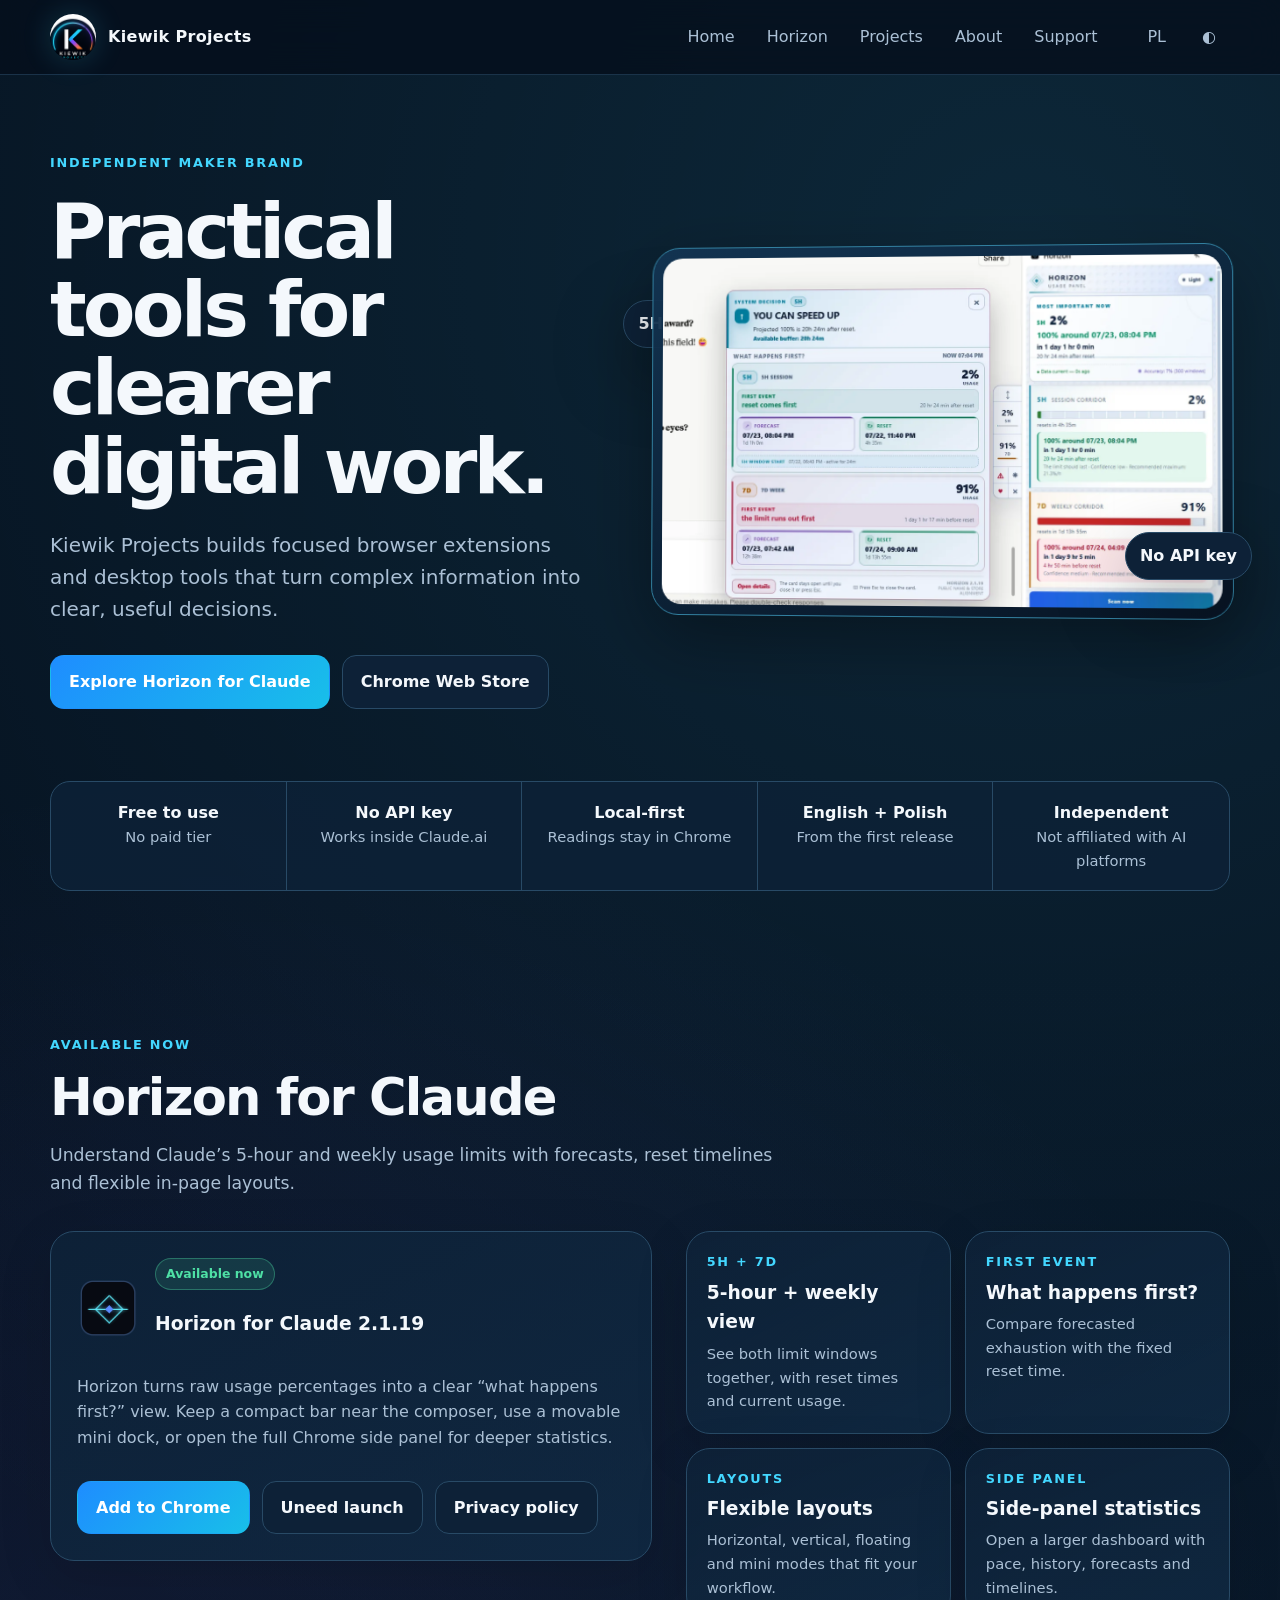
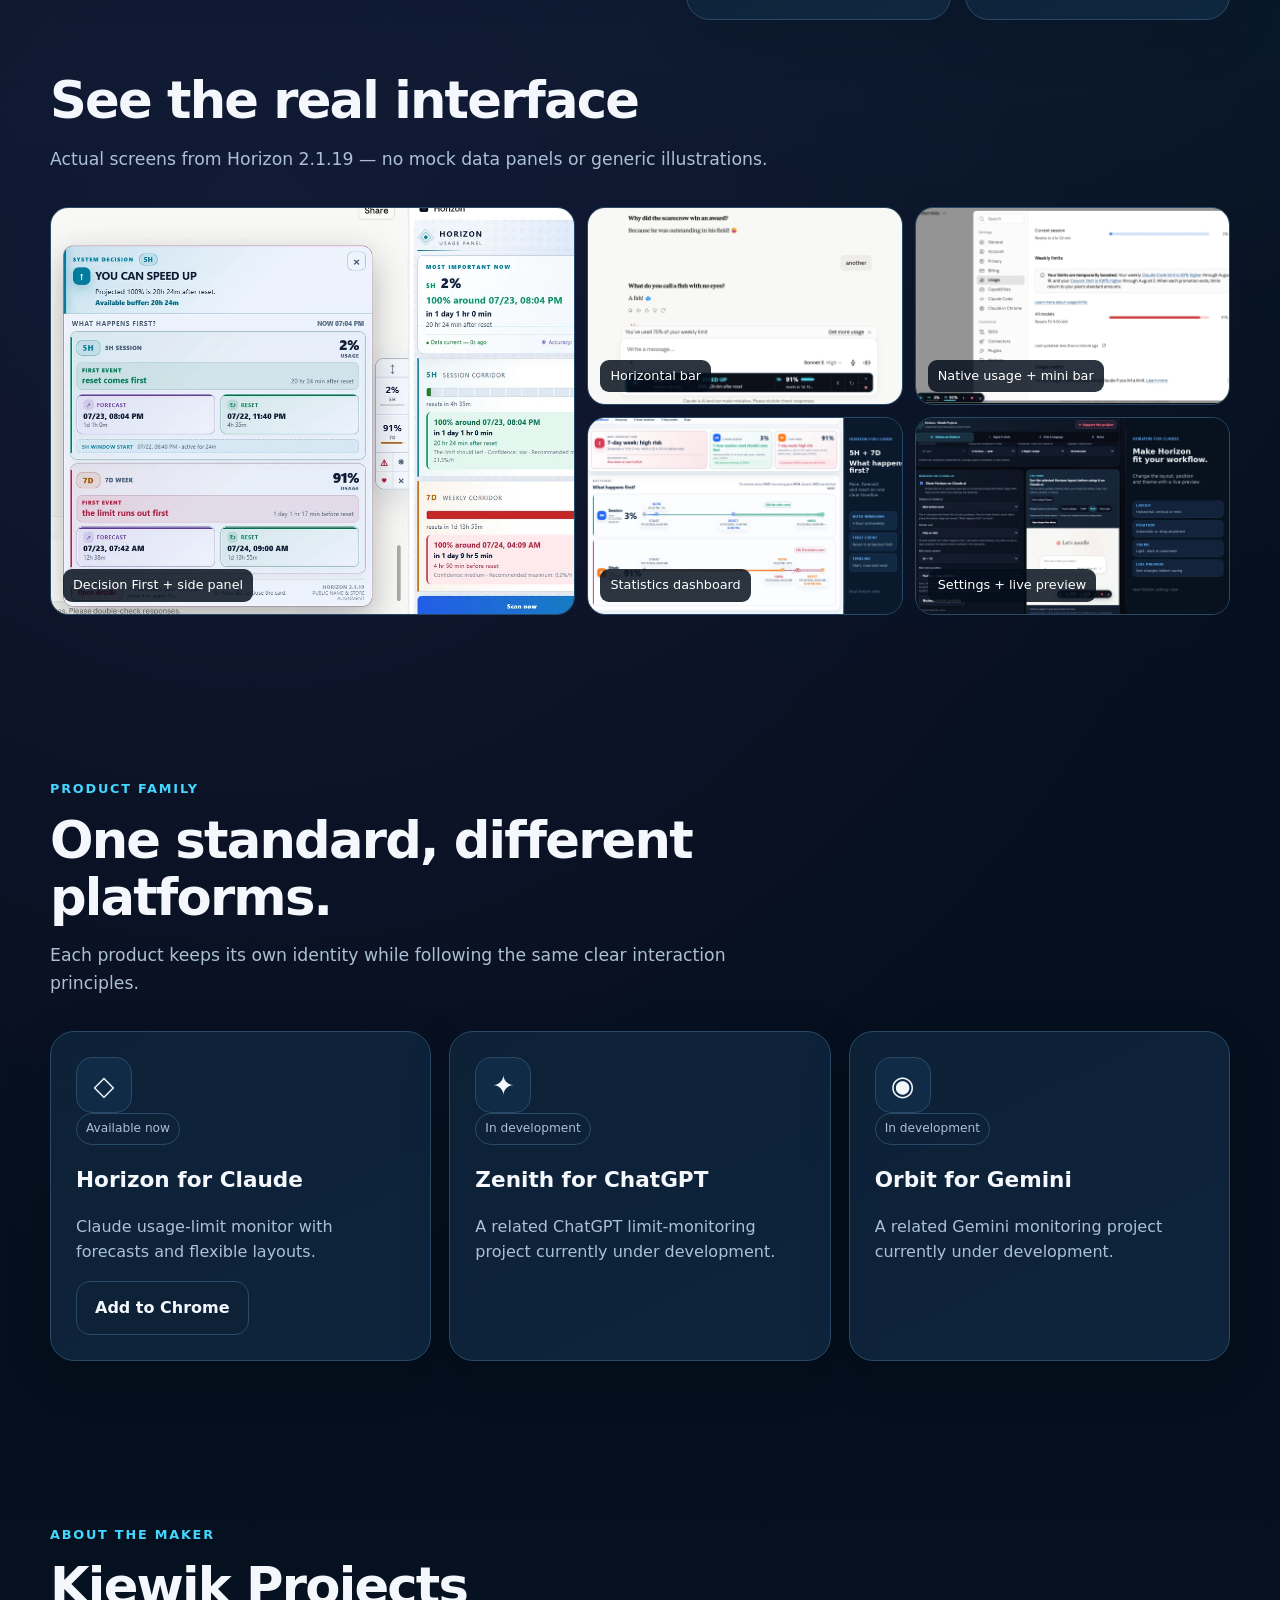
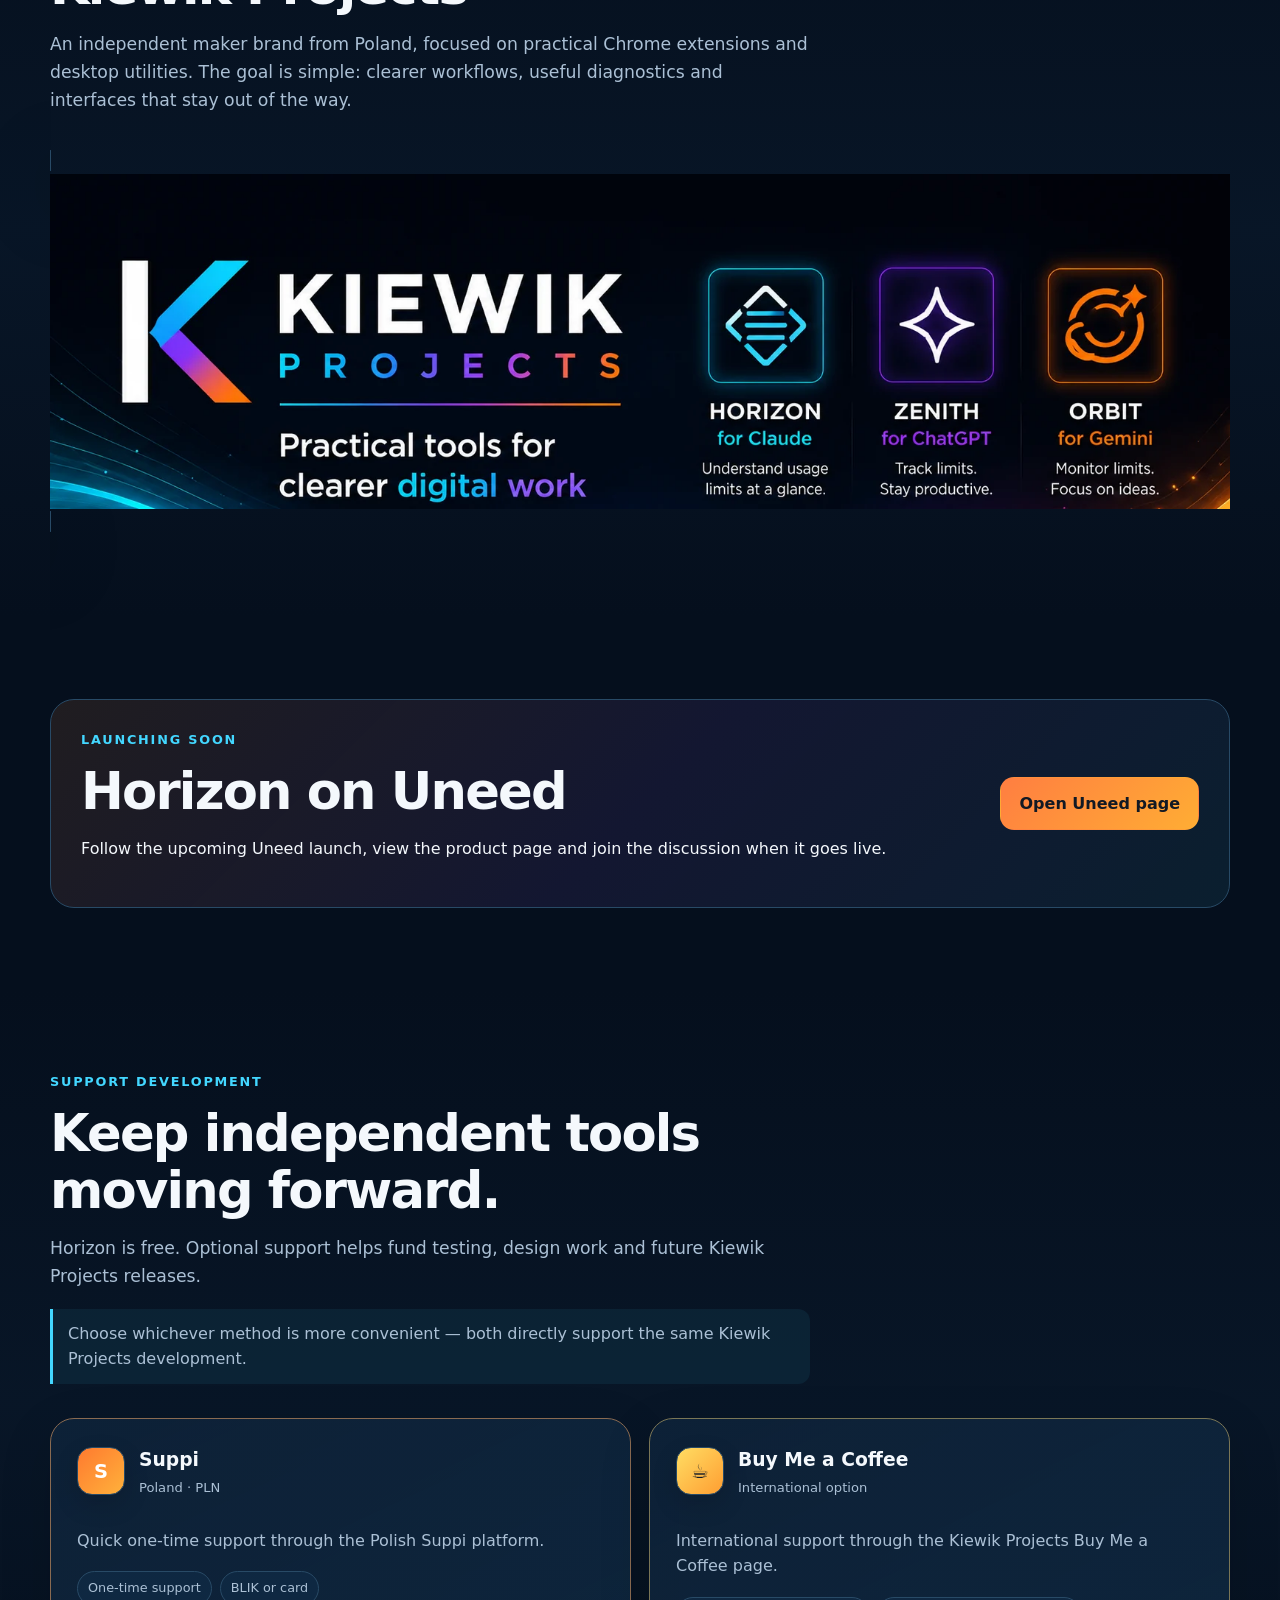
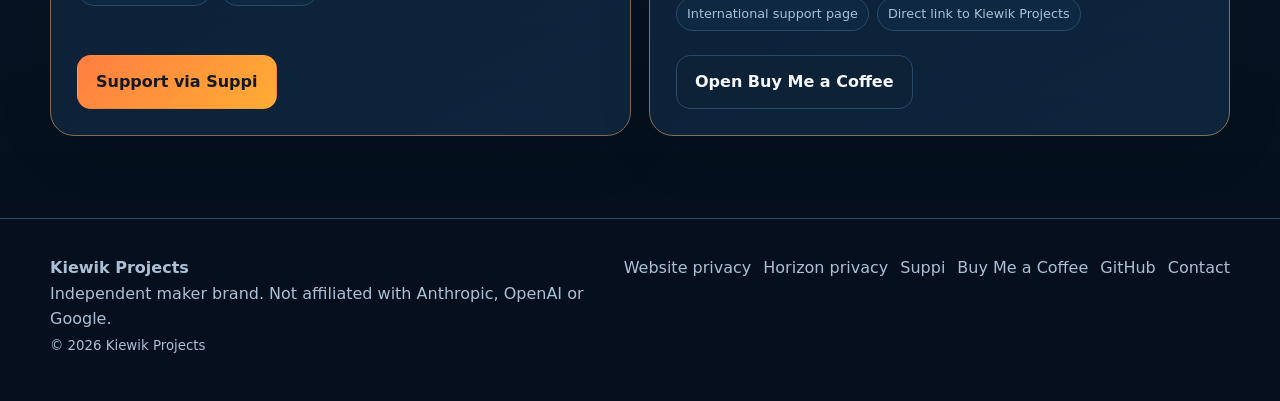
<file: index.html>
<!doctype html>
<html lang="en"><head><meta charset="utf-8"/><meta content="width=device-width,initial-scale=1" name="viewport"/><meta content="#071526" name="theme-color"/><link href="favicon.ico" rel="icon"/><link href="site.webmanifest" rel="manifest"/><link href="assets/css/styles.css?v=2.0.1" rel="stylesheet"/><script defer="" src="assets/js/site-config.js?v=2.0.1"></script><script defer="" src="assets/js/main.js?v=2.0.1"></script><title>Kiewik Projects — Practical Chrome Extensions and Desktop Tools</title><meta content="Kiewik Projects builds practical Chrome extensions and desktop tools. Explore Horizon for Claude, a free monitor for 5-hour and weekly usage limits." name="description"/><link href="https://kiewik.github.io/kiewik-projects/" rel="canonical"/><meta content="website" property="og:type"/><meta content="Kiewik Projects — Practical tools for clearer digital work" property="og:title"/><meta content="Explore Horizon for Claude and the Kiewik Projects product family." property="og:description"/><meta content="https://kiewik.github.io/kiewik-projects/" property="og:url"/><meta content="https://kiewik.github.io/kiewik-projects/assets/img/brand/og-kiewik-projects-1200x630.jpg" property="og:image"/><meta content="summary_large_image" name="twitter:card"/><script type="application/ld+json">{"@context": "https://schema.org", "@type": "Organization", "name": "Kiewik Projects", "url": "https://kiewik.github.io/kiewik-projects/", "logo": "https://kiewik.github.io/kiewik-projects/assets/img/brand/kiewik-projects-avatar-512.png", "description": "Independent maker brand building practical Chrome extensions and desktop tools.", "email": "kiewikprojects@gmail.com", "sameAs": ["https://github.com/kiewik", "https://www.uneed.best/tool/horizon-for-claude", "https://buymeacoffee.com/kiewikprojects", "https://suppi.pl/kiewikprojects"]}</script><script type="application/ld+json">{"@context": "https://schema.org", "@type": "WebSite", "name": "Kiewik Projects", "url": "https://kiewik.github.io/kiewik-projects/"}</script></head><body><a class="skip-link" href="#main">Skip to content</a><header class="site-header"><div class="wrap nav"><a class="brand" href="index.html"><img alt="" height="46" src="assets/img/brand/kiewik-projects-avatar-192.png" width="46"/><span>Kiewik Projects</span></a><nav aria-label="Primary" class="nav-links"><a data-i18n="nav_home" href="index.html">Home</a><a data-i18n="nav_horizon" href="index.html#horizon">Horizon</a><a data-i18n="nav_projects" href="index.html#projects">Projects</a><a data-i18n="nav_about" href="index.html#about">About</a><a data-i18n="nav_support" href="index.html#support">Support</a></nav><div class="nav-actions"><button aria-label="Przełącz język" class="icon-btn" data-lang-toggle="" type="button">PL</button><button aria-label="Use light theme" class="icon-btn" data-theme-toggle="" type="button">◐</button><button aria-expanded="false" aria-label="Open menu" class="icon-btn menu-btn" data-menu="" type="button">☰</button></div></div></header><main id="main"><section class="hero"><div class="wrap hero-grid"><div class="reveal"><div class="eyebrow" data-i18n="hero_eyebrow">Independent maker brand</div><h1 data-i18n="hero_title">Practical tools for clearer digital work.</h1><p class="hero-copy" data-i18n="hero_copy">Kiewik Projects builds focused browser extensions and desktop tools that turn complex information into clear, useful decisions.</p><div class="actions"><a class="btn btn-primary" data-i18n="hero_primary" href="#horizon">Explore Horizon for Claude</a><a class="btn" data-config-link="chromeWebStore" data-i18n="hero_secondary" rel="noopener" target="_blank">Chrome Web Store</a></div></div><div class="hero-media reveal"><div class="float-badge badge-a">5H + 7D</div><div class="hero-card"><picture><source srcset="assets/img/horizon/decision-side-panel-720.webp 720w, assets/img/horizon/decision-side-panel-1280.webp 1280w" type="image/webp"/><img alt="Horizon for Claude Decision First card and side panel" fetchpriority="high" height="800" src="assets/img/horizon/decision-side-panel-1280.jpg" width="1280"/></picture></div><div class="float-badge badge-b">No API key</div></div></div></section><section class="trust"><div class="wrap trust-list reveal"><div class="trust-item"><strong data-i18n="trust_free">Free to use</strong><span data-i18n="trust_free_sub">No paid tier</span></div><div class="trust-item"><strong data-i18n="trust_api">No API key</strong><span data-i18n="trust_api_sub">Works inside Claude.ai</span></div><div class="trust-item"><strong data-i18n="trust_local">Local-first</strong><span data-i18n="trust_local_sub">Readings stay in Chrome</span></div><div class="trust-item"><strong data-i18n="trust_lang">English + Polish</strong><span data-i18n="trust_lang_sub">From the first release</span></div><div class="trust-item"><strong data-i18n="trust_indie">Independent</strong><span data-i18n="trust_indie_sub">Not affiliated with AI platforms</span></div></div></section><section class="section section-alt" id="horizon"><div class="wrap"><div class="section-head reveal"><div class="eyebrow" data-i18n="horizon_eyebrow">Available now</div><h2 data-i18n="horizon_title">Horizon for Claude</h2><p class="section-lead" data-i18n="horizon_lead">Understand Claude’s 5-hour and weekly usage limits with forecasts, reset timelines and flexible in-page layouts.</p></div><div class="product-shell"><article class="product-card reveal"><div class="product-title"><img alt="Horizon for Claude icon" height="62" src="assets/img/horizon/horizon-icon-128.png" width="62"/><div><span class="status" data-i18n="available">Available now</span><h3>Horizon for Claude 2.1.19</h3></div></div><p data-i18n="horizon_desc">Horizon turns raw usage percentages into a clear “what happens first?” view. Keep a compact bar near the composer, use a movable mini dock, or open the full Chrome side panel for deeper statistics.</p><div class="actions"><a class="btn btn-primary" data-config-link="chromeWebStore" data-i18n="btn_install" rel="noopener" target="_blank">Add to Chrome</a><a class="btn" data-config-link="uneed" data-i18n="btn_uneed" rel="noopener" target="_blank">Uneed launch</a><a class="btn" data-i18n="btn_privacy" href="horizon-for-claude/privacy/">Privacy policy</a></div></article><div class="feature-grid"><article class="feature-card reveal"><div class="eyebrow">5H + 7D</div><h3 data-i18n="f1_title">5-hour + weekly view</h3><p data-i18n="f1_text">See both limit windows together, with reset times and current usage.</p></article><article class="feature-card reveal"><div class="eyebrow">FIRST EVENT</div><h3 data-i18n="f2_title">What happens first?</h3><p data-i18n="f2_text">Compare forecasted exhaustion with the fixed reset time.</p></article><article class="feature-card reveal"><div class="eyebrow">LAYOUTS</div><h3 data-i18n="f3_title">Flexible layouts</h3><p data-i18n="f3_text">Horizontal, vertical, floating and mini modes that fit your workflow.</p></article><article class="feature-card reveal"><div class="eyebrow">SIDE PANEL</div><h3 data-i18n="f4_title">Side-panel statistics</h3><p data-i18n="f4_text">Open a larger dashboard with pace, history, forecasts and timelines.</p></article></div></div><div class="section-head reveal" style="margin-top:52px"><h2 data-i18n="gallery_title">See the real interface</h2><p class="section-lead" data-i18n="gallery_lead">Actual screens from Horizon 2.1.19 — no mock data panels or generic illustrations.</p></div><div class="gallery reveal"><button data-full="assets/img/horizon/decision-side-panel-1280.jpg" data-lightbox="" type="button"><picture><source srcset="assets/img/horizon/decision-side-panel-720.webp 720w, assets/img/horizon/decision-side-panel-1280.webp 1280w" type="image/webp"/><img alt="Horizon Decision First and side panel" height="800" loading="lazy" src="assets/img/horizon/decision-side-panel-720.jpg" width="1280"/></picture><span class="gallery-label" data-i18n="g1">Decision First + side panel</span></button><button data-full="assets/img/horizon/horizontal-bar-1280.jpg" data-lightbox="" type="button"><picture><source srcset="assets/img/horizon/horizontal-bar-720.webp 720w, assets/img/horizon/horizontal-bar-1280.webp 1280w" type="image/webp"/><img alt="Horizon horizontal bar near the Claude message composer" height="800" loading="lazy" src="assets/img/horizon/horizontal-bar-720.jpg" width="1280"/></picture><span class="gallery-label" data-i18n="g2">Horizontal bar</span></button><button data-full="assets/img/horizon/native-usage-mini-bar-1280.jpg" data-lightbox="" type="button"><picture><source srcset="assets/img/horizon/native-usage-mini-bar-720.webp 720w, assets/img/horizon/native-usage-mini-bar-1280.webp 1280w" type="image/webp"/><img alt="Claude native usage page with Horizon mini bar" height="800" loading="lazy" src="assets/img/horizon/native-usage-mini-bar-720.jpg" width="1280"/></picture><span class="gallery-label" data-i18n="g3">Native usage + mini bar</span></button><button data-full="assets/img/horizon/statistics-dashboard-1280.jpg" data-lightbox="" type="button"><picture><source srcset="assets/img/horizon/statistics-dashboard-720.webp 720w, assets/img/horizon/statistics-dashboard-1280.webp 1280w" type="image/webp"/><img alt="Horizon full statistics dashboard" height="800" loading="lazy" src="assets/img/horizon/statistics-dashboard-720.jpg" width="1280"/></picture><span class="gallery-label" data-i18n="g4">Statistics dashboard</span></button><button data-full="assets/img/horizon/settings-live-preview-1280.jpg" data-lightbox="" type="button"><picture><source srcset="assets/img/horizon/settings-live-preview-720.webp 720w, assets/img/horizon/settings-live-preview-1280.webp 1280w" type="image/webp"/><img alt="Horizon settings with live preview" height="800" loading="lazy" src="assets/img/horizon/settings-live-preview-720.jpg" width="1280"/></picture><span class="gallery-label" data-i18n="g5">Settings + live preview</span></button></div></div></section><section class="section" id="projects"><div class="wrap"><div class="section-head reveal"><div class="eyebrow" data-i18n="projects_eyebrow">Product family</div><h2 data-i18n="projects_title">One standard, different platforms.</h2><p class="section-lead" data-i18n="projects_lead">Each product keeps its own identity while following the same clear interaction principles.</p></div><div class="projects-grid"><article class="project-card reveal" style="--project-accent:rgba(67,215,255,.35)"><div class="project-icon">◇</div><span class="tag" data-i18n="available">Available now</span><h3>Horizon for Claude</h3><p data-i18n="p_horizon">Claude usage-limit monitor with forecasts and flexible layouts.</p><a class="btn" data-config-link="chromeWebStore" data-i18n="btn_install" rel="noopener" target="_blank">Add to Chrome</a></article><article class="project-card reveal" style="--project-accent:rgba(157,97,255,.35)"><div class="project-icon">✦</div><span class="tag" data-i18n="development">In development</span><h3>Zenith for ChatGPT</h3><p data-i18n="p_zenith">A related ChatGPT limit-monitoring project currently under development.</p></article><article class="project-card reveal" style="--project-accent:rgba(255,145,56,.35)"><div class="project-icon">◉</div><span class="tag" data-i18n="development">In development</span><h3>Orbit for Gemini</h3><p data-i18n="p_orbit">A related Gemini monitoring project currently under development.</p></article></div></div></section><section class="section section-alt" id="about"><div class="wrap"><div class="section-head reveal"><div class="eyebrow" data-i18n="about_eyebrow">About the maker</div><h2 data-i18n="about_title">Kiewik Projects</h2><p class="section-lead" data-i18n="about_text">An independent maker brand from Poland, focused on practical Chrome extensions and desktop utilities. The goal is simple: clearer workflows, useful diagnostics and interfaces that stay out of the way.</p></div><picture class="brand-banner reveal"><source srcset="assets/img/brand/kiewik-projects-banner-960.webp 960w, assets/img/brand/kiewik-projects-banner-1600.webp 1600w" type="image/webp"/><img alt="Kiewik Projects brand and product family banner" height="455" loading="lazy" src="assets/img/brand/kiewik-projects-banner-1600.jpg" width="1600"/></picture></div></section><section class="section"><div class="wrap launch-box reveal"><div><div class="eyebrow" data-i18n="launch_eyebrow">Launching soon</div><h2 data-i18n="launch_title">Horizon on Uneed</h2><p data-i18n="launch_text">Follow the upcoming Uneed launch, view the product page and join the discussion when it goes live.</p></div><a class="btn btn-warm" data-config-link="uneed" data-i18n="launch_btn" rel="noopener" target="_blank">Open Uneed page</a></div></section><section class="section section-alt" id="support">
<div class="wrap">
<div class="section-head reveal">
<div class="eyebrow" data-i18n="support_eyebrow">Support development</div>
<h2 data-i18n="support_title">Keep independent tools moving forward.</h2>
<p class="section-lead" data-i18n="support_text">Horizon is free. Optional support helps fund testing, design work and future Kiewik Projects releases.</p>
<p class="support-choice" data-i18n="support_choice">Choose whichever method is more convenient — both directly support the same Kiewik Projects development.</p>
</div>
<div class="support-grid support-grid-equal">
<article class="support-card support-card-suppi reveal">
<div class="support-platform">
<span aria-hidden="true" class="support-mark support-mark-suppi">S</span>
<div>
<h3>Suppi</h3>
<span class="support-meta" data-i18n="support_suppi_meta">Poland · PLN</span>
</div>
</div>
<p data-i18n="support_suppi_text">Quick one-time support through the Polish Suppi platform.</p>
<ul class="support-points">
<li data-i18n="support_suppi_p1">One-time support</li>
<li data-i18n="support_suppi_p2">BLIK or card</li>
</ul>
<a class="btn btn-warm" data-config-link="suppi" data-i18n="support_suppi_btn" rel="noopener" target="_blank">Support via Suppi</a>
</article>
<article class="support-card support-card-bmac reveal">
<div class="support-platform">
<span aria-hidden="true" class="support-mark support-mark-bmac">☕</span>
<div>
<h3>Buy Me a Coffee</h3>
<span class="support-meta" data-i18n="support_bmac_meta">International option</span>
</div>
</div>
<p data-i18n="support_bmac_text">International support through the Kiewik Projects Buy Me a Coffee page.</p>
<ul class="support-points">
<li data-i18n="support_bmac_p1">International support page</li>
<li data-i18n="support_bmac_p2">Direct link to Kiewik Projects</li>
</ul>
<a class="btn" data-config-link="buyMeACoffee" data-i18n="support_bmac_btn" rel="noopener" target="_blank">Open Buy Me a Coffee</a>
</article>
</div>
</div>
</section></main><footer class="footer"><div class="wrap footer-grid"><div><strong>Kiewik Projects</strong><div data-i18n="footer_note">Independent maker brand. Not affiliated with Anthropic, OpenAI or Google.</div><small>© 2026 Kiewik Projects</small></div><div class="footer-links"><a data-i18n="footer_privacy" href="privacy/">Website privacy</a><a data-i18n="footer_hprivacy" href="horizon-for-claude/privacy/">Horizon privacy</a><a data-config-link="suppi" rel="noopener" target="_blank">Suppi</a><a data-config-link="buyMeACoffee" rel="noopener" target="_blank">Buy Me a Coffee</a><a data-config-link="github" rel="noopener" target="_blank">GitHub</a><a data-config-link="email" data-i18n="footer_contact">Contact</a></div></div></footer><dialog id="lightbox"><div class="lightbox-inner"><button aria-label="Close" class="lightbox-close" data-close="">×</button><img alt=""/></div></dialog></body></html>
</file>
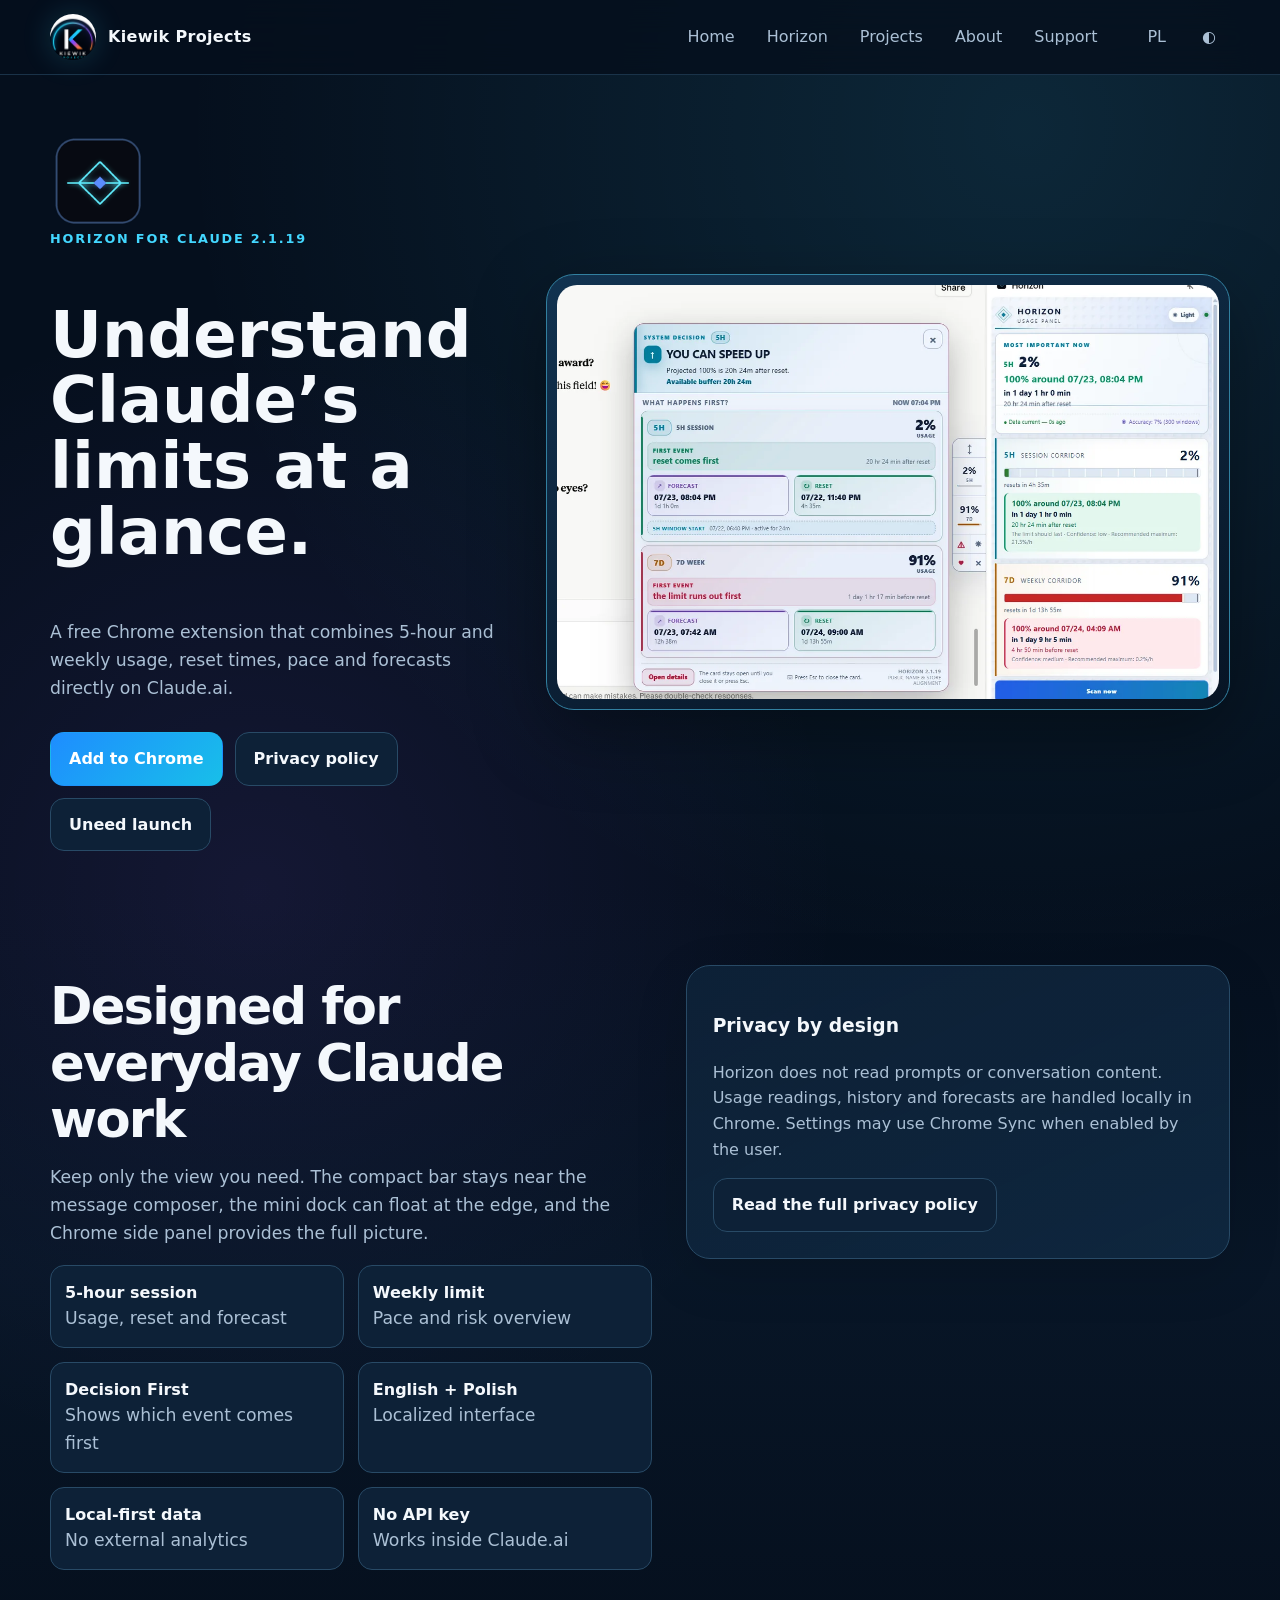
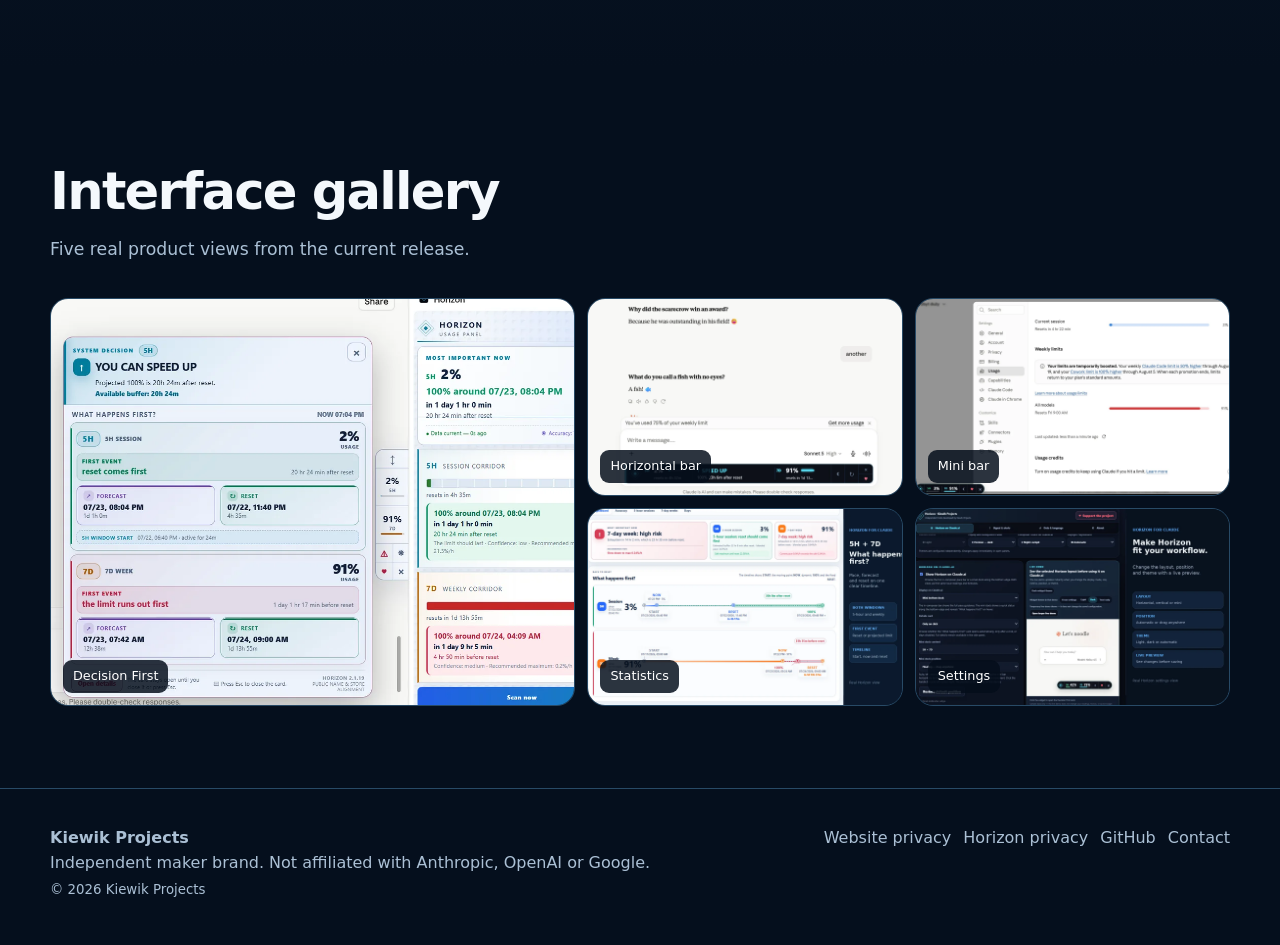
<file: horizon-for-claude/index.html>
<!doctype html><html lang="en"><head><meta charset="utf-8"><meta name="viewport" content="width=device-width,initial-scale=1"><meta name="theme-color" content="#071526"><link rel="icon" href="../favicon.ico"><link rel="manifest" href="../site.webmanifest"><link rel="stylesheet" href="../assets/css/styles.css"><script defer src="../assets/js/site-config.js"></script><script defer src="../assets/js/main.js"></script><title>Horizon for Claude — Usage Limit Monitor | Kiewik Projects</title><meta name="description" content="Horizon for Claude is a free Chrome extension for clear 5-hour and weekly usage forecasts, reset timelines and side-panel statistics."><link rel="canonical" href="https://kiewik.github.io/kiewik-projects/horizon-for-claude/"><meta property="og:type" content="product"><meta property="og:title" content="Horizon for Claude — Understand 5-hour and weekly limits"><meta property="og:description" content="Free Chrome extension with forecasts, reset timelines and flexible layouts."><meta property="og:image" content="https://kiewik.github.io/kiewik-projects/assets/img/brand/og-kiewik-projects-1200x630.jpg"><script type="application/ld+json">{"@context": "https://schema.org", "@type": "SoftwareApplication", "name": "Horizon for Claude", "operatingSystem": "ChromeOS, Windows, macOS, Linux", "applicationCategory": "BrowserApplication", "offers": {"@type": "Offer", "price": "0", "priceCurrency": "USD"}, "softwareVersion": "2.1.19", "downloadUrl": "https://chromewebstore.google.com/detail/horizon-for-claude-%E2%80%94-usag/piagjdknagcocnfpblbbnokhjabimgcb", "url": "https://kiewik.github.io/kiewik-projects/horizon-for-claude/", "description": "A free Chrome extension that makes Claude 5-hour and weekly usage limits easier to understand with forecasts, reset timelines and flexible layouts.", "author": {"@type": "Organization", "name": "Kiewik Projects", "url": "https://kiewik.github.io/kiewik-projects/"}}</script></head><body><a class="skip-link" href="#main">Skip to content</a><header class="site-header"><div class="wrap nav"><a class="brand" href="../index.html"><img src="../assets/img/brand/kiewik-projects-avatar-192.png" alt="" width="46" height="46"><span>Kiewik Projects</span></a><nav class="nav-links" aria-label="Primary"><a href="../index.html" data-i18n="nav_home">Home</a><a href="../index.html#horizon" data-i18n="nav_horizon">Horizon</a><a href="../index.html#projects" data-i18n="nav_projects">Projects</a><a href="../index.html#about" data-i18n="nav_about">About</a><a href="../index.html#support" data-i18n="nav_support">Support</a></nav><div class="nav-actions"><button class="icon-btn" type="button" data-lang-toggle aria-label="Przełącz język">PL</button><button class="icon-btn" type="button" data-theme-toggle aria-label="Use light theme">◐</button><button class="icon-btn menu-btn" type="button" data-menu aria-expanded="false" aria-label="Open menu">☰</button></div></div></header><main id="main"><section class="product-hero"><div class="wrap product-hero-grid"><div class="reveal"><img src="../assets/img/horizon/horizon-icon-128.png" alt="Horizon for Claude icon" width="96" height="96" style="border-radius:22px"><div class="eyebrow">Horizon for Claude 2.1.19</div><h1 style="font-size:clamp(2.6rem,5vw,4.6rem);line-height:1.03">Understand Claude’s limits at a glance.</h1><p class="section-lead">A free Chrome extension that combines 5-hour and weekly usage, reset times, pace and forecasts directly on Claude.ai.</p><div class="actions"><a class="btn btn-primary" data-config-link="chromeWebStore" target="_blank" rel="noopener">Add to Chrome</a><a class="btn" href="privacy/">Privacy policy</a><a class="btn" data-config-link="uneed" target="_blank" rel="noopener">Uneed launch</a></div></div><div class="hero-card reveal"><picture><source srcset="../assets/img/horizon/decision-side-panel-720.webp 720w, ../assets/img/horizon/decision-side-panel-1280.webp 1280w" type="image/webp"><img src="../assets/img/horizon/decision-side-panel-1280.jpg" alt="Horizon Decision First card and side panel" width="1280" height="800"></picture></div></div></section><section class="section section-alt"><div class="wrap"><div class="product-shell"><div><h2>Designed for everyday Claude work</h2><p class="section-lead">Keep only the view you need. The compact bar stays near the message composer, the mini dock can float at the edge, and the Chrome side panel provides the full picture.</p><ul class="detail-list"><li><strong>5-hour session</strong><br><span class="section-lead">Usage, reset and forecast</span></li><li><strong>Weekly limit</strong><br><span class="section-lead">Pace and risk overview</span></li><li><strong>Decision First</strong><br><span class="section-lead">Shows which event comes first</span></li><li><strong>English + Polish</strong><br><span class="section-lead">Localized interface</span></li><li><strong>Local-first data</strong><br><span class="section-lead">No external analytics</span></li><li><strong>No API key</strong><br><span class="section-lead">Works inside Claude.ai</span></li></ul></div><div class="product-card"><h3>Privacy by design</h3><p>Horizon does not read prompts or conversation content. Usage readings, history and forecasts are handled locally in Chrome. Settings may use Chrome Sync when enabled by the user.</p><a class="btn" href="privacy/">Read the full privacy policy</a></div></div></div></section><section class="section"><div class="wrap"><div class="section-head"><h2>Interface gallery</h2><p class="section-lead">Five real product views from the current release.</p></div><div class="gallery"><button type="button" data-lightbox data-full="../assets/img/horizon/decision-side-panel-1280.jpg"><picture><source srcset="../assets/img/horizon/decision-side-panel-720.webp 720w, ../assets/img/horizon/decision-side-panel-1280.webp 1280w" type="image/webp"><img loading="lazy" src="../assets/img/horizon/decision-side-panel-720.jpg" alt="Decision First and side panel" width="1280" height="800"></picture><span class="gallery-label">Decision First</span></button><button type="button" data-lightbox data-full="../assets/img/horizon/horizontal-bar-1280.jpg"><picture><source srcset="../assets/img/horizon/horizontal-bar-720.webp 720w, ../assets/img/horizon/horizontal-bar-1280.webp 1280w" type="image/webp"><img loading="lazy" src="../assets/img/horizon/horizontal-bar-720.jpg" alt="Horizontal bar" width="1280" height="800"></picture><span class="gallery-label">Horizontal bar</span></button><button type="button" data-lightbox data-full="../assets/img/horizon/native-usage-mini-bar-1280.jpg"><picture><source srcset="../assets/img/horizon/native-usage-mini-bar-720.webp 720w, ../assets/img/horizon/native-usage-mini-bar-1280.webp 1280w" type="image/webp"><img loading="lazy" src="../assets/img/horizon/native-usage-mini-bar-720.jpg" alt="Native usage page with mini bar" width="1280" height="800"></picture><span class="gallery-label">Mini bar</span></button><button type="button" data-lightbox data-full="../assets/img/horizon/statistics-dashboard-1280.jpg"><picture><source srcset="../assets/img/horizon/statistics-dashboard-720.webp 720w, ../assets/img/horizon/statistics-dashboard-1280.webp 1280w" type="image/webp"><img loading="lazy" src="../assets/img/horizon/statistics-dashboard-720.jpg" alt="Full statistics dashboard" width="1280" height="800"></picture><span class="gallery-label">Statistics</span></button><button type="button" data-lightbox data-full="../assets/img/horizon/settings-live-preview-1280.jpg"><picture><source srcset="../assets/img/horizon/settings-live-preview-720.webp 720w, ../assets/img/horizon/settings-live-preview-1280.webp 1280w" type="image/webp"><img loading="lazy" src="../assets/img/horizon/settings-live-preview-720.jpg" alt="Settings and live preview" width="1280" height="800"></picture><span class="gallery-label">Settings</span></button></div></div></section></main><footer class="footer"><div class="wrap footer-grid"><div><strong>Kiewik Projects</strong><div data-i18n="footer_note">Independent maker brand. Not affiliated with Anthropic, OpenAI or Google.</div><small>© 2026 Kiewik Projects</small></div><div class="footer-links"><a href="../privacy/" data-i18n="footer_privacy">Website privacy</a><a href="../horizon-for-claude/privacy/" data-i18n="footer_hprivacy">Horizon privacy</a><a data-config-link="github" target="_blank" rel="noopener">GitHub</a><a data-config-link="email" data-i18n="footer_contact">Contact</a></div></div></footer><dialog id="lightbox"><div class="lightbox-inner"><button class="lightbox-close" data-close aria-label="Close">×</button><img alt=""></div></dialog></body></html>
</file>
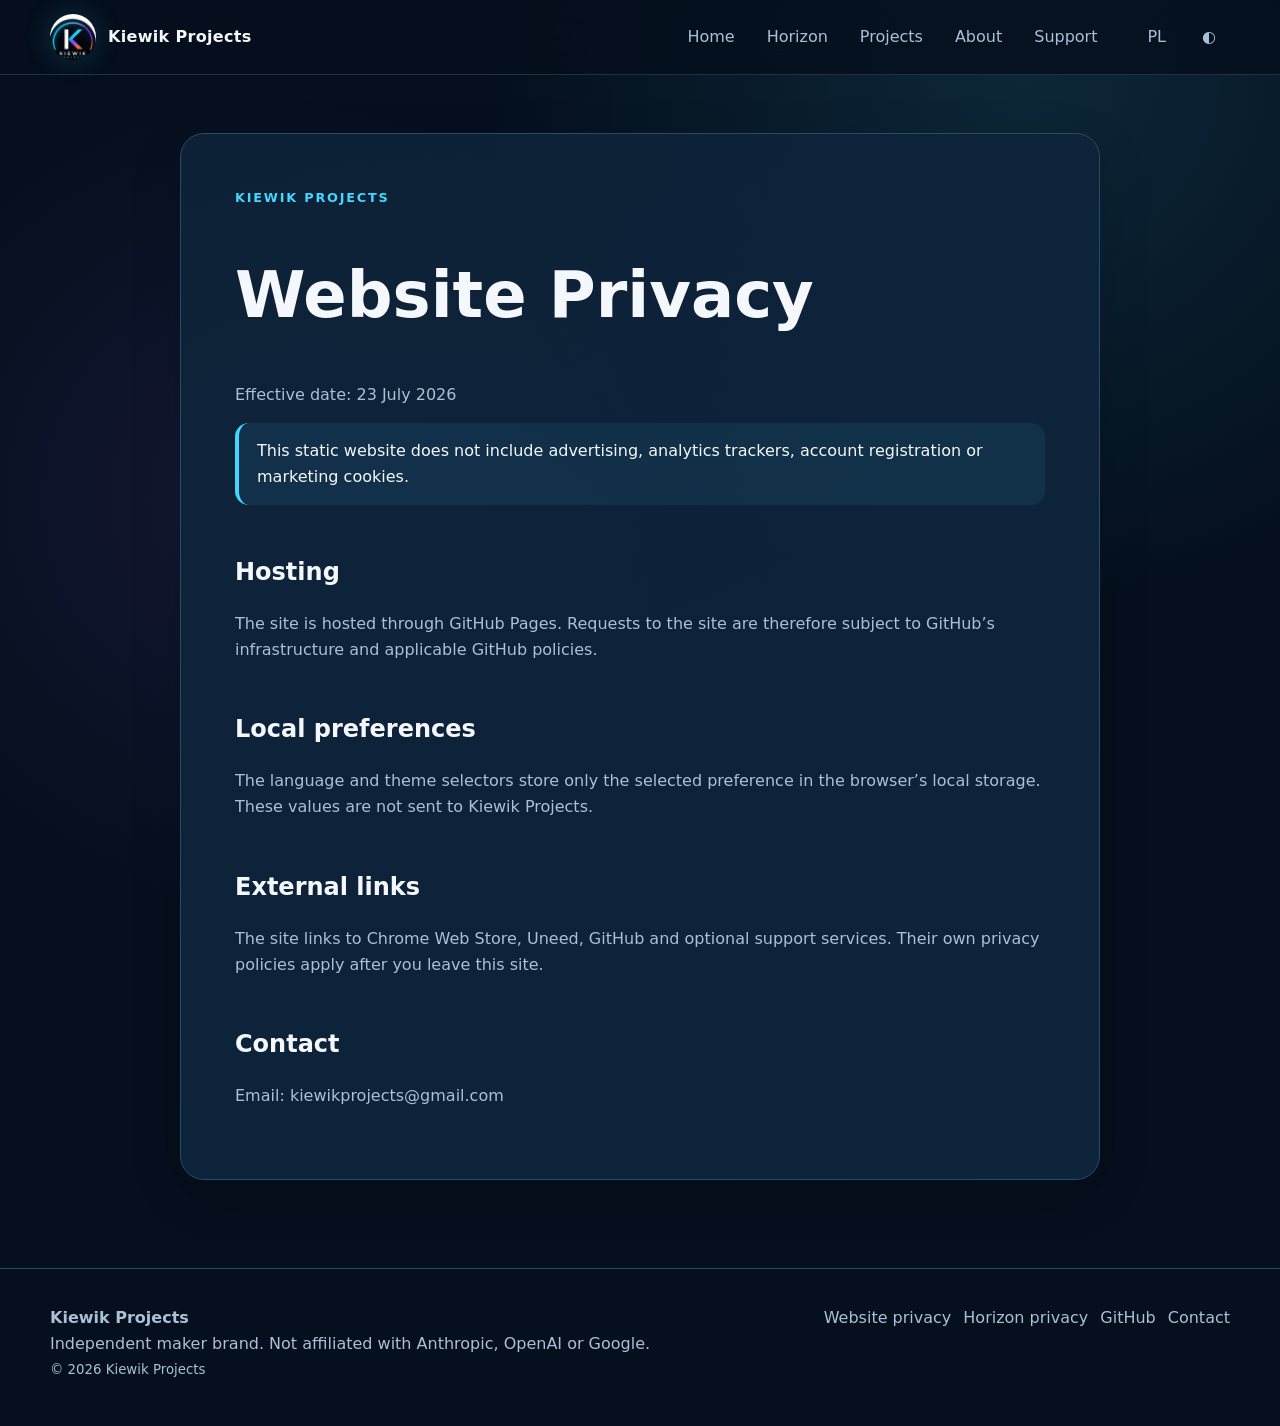
<file: privacy/index.html>
<!doctype html><html lang="en"><head><meta charset="utf-8"><meta name="viewport" content="width=device-width,initial-scale=1"><meta name="theme-color" content="#071526"><link rel="icon" href="../favicon.ico"><link rel="manifest" href="../site.webmanifest"><link rel="stylesheet" href="../assets/css/styles.css"><script defer src="../assets/js/site-config.js"></script><script defer src="../assets/js/main.js"></script><title>Website Privacy | Kiewik Projects</title><meta name="description" content="Privacy information for the Kiewik Projects website."><link rel="canonical" href="https://kiewik.github.io/kiewik-projects/privacy/"></head><body><a class="skip-link" href="#main">Skip to content</a><header class="site-header"><div class="wrap nav"><a class="brand" href="../index.html"><img src="../assets/img/brand/kiewik-projects-avatar-192.png" alt="" width="46" height="46"><span>Kiewik Projects</span></a><nav class="nav-links" aria-label="Primary"><a href="../index.html" data-i18n="nav_home">Home</a><a href="../index.html#horizon" data-i18n="nav_horizon">Horizon</a><a href="../index.html#projects" data-i18n="nav_projects">Projects</a><a href="../index.html#about" data-i18n="nav_about">About</a><a href="../index.html#support" data-i18n="nav_support">Support</a></nav><div class="nav-actions"><button class="icon-btn" type="button" data-lang-toggle aria-label="Przełącz język">PL</button><button class="icon-btn" type="button" data-theme-toggle aria-label="Use light theme">◐</button><button class="icon-btn menu-btn" type="button" data-menu aria-expanded="false" aria-label="Open menu">☰</button></div></div></header><main id="main" class="privacy-main"><article class="wrap privacy-card"><div class="eyebrow">Kiewik Projects</div><h1>Website Privacy</h1><p>Effective date: 23 July 2026</p><div class="notice">This static website does not include advertising, analytics trackers, account registration or marketing cookies.</div><h2>Hosting</h2><p>The site is hosted through GitHub Pages. Requests to the site are therefore subject to GitHub’s infrastructure and applicable GitHub policies.</p><h2>Local preferences</h2><p>The language and theme selectors store only the selected preference in the browser’s local storage. These values are not sent to Kiewik Projects.</p><h2>External links</h2><p>The site links to Chrome Web Store, Uneed, GitHub and optional support services. Their own privacy policies apply after you leave this site.</p><h2>Contact</h2><p>Email: <a href="mailto:kiewikprojects@gmail.com">kiewikprojects@gmail.com</a></p></article></main><footer class="footer"><div class="wrap footer-grid"><div><strong>Kiewik Projects</strong><div data-i18n="footer_note">Independent maker brand. Not affiliated with Anthropic, OpenAI or Google.</div><small>© 2026 Kiewik Projects</small></div><div class="footer-links"><a href="../privacy/" data-i18n="footer_privacy">Website privacy</a><a href="../horizon-for-claude/privacy/" data-i18n="footer_hprivacy">Horizon privacy</a><a data-config-link="github" target="_blank" rel="noopener">GitHub</a><a data-config-link="email" data-i18n="footer_contact">Contact</a></div></div></footer></body></html>
</file>
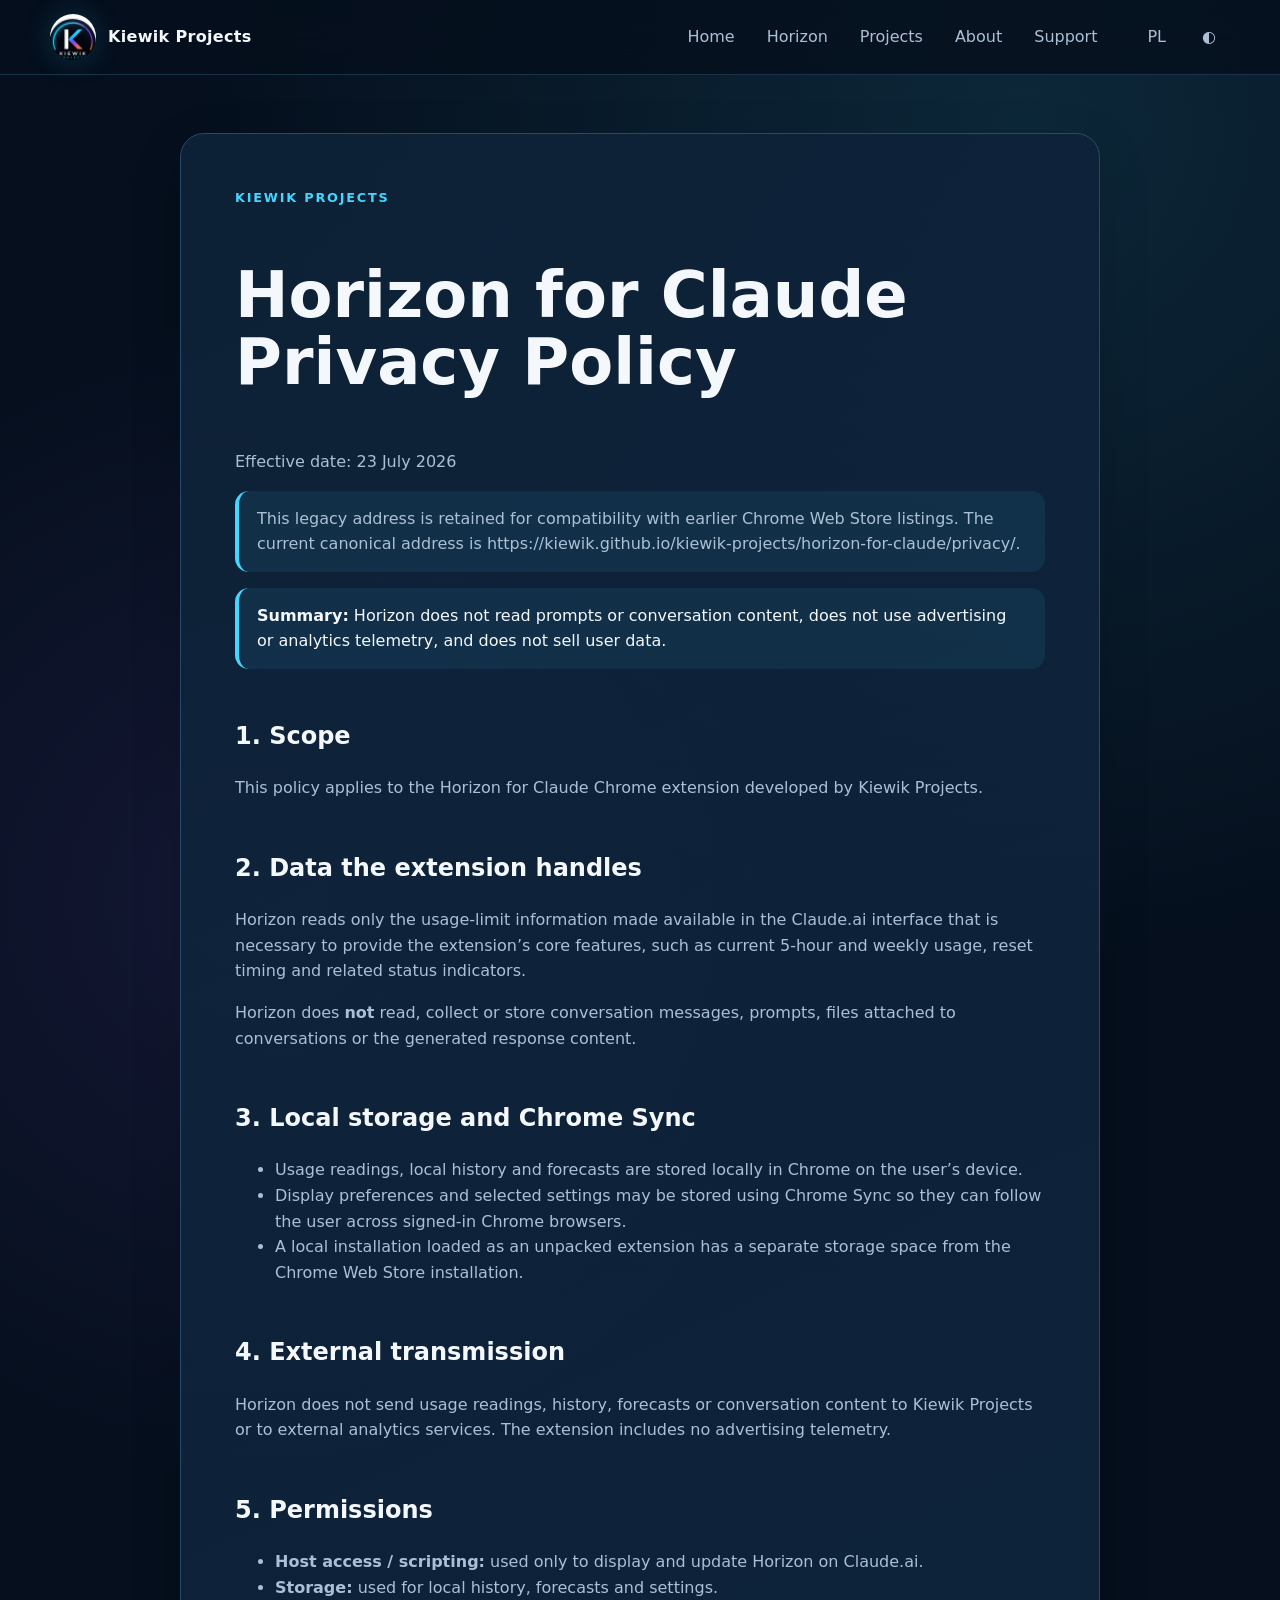
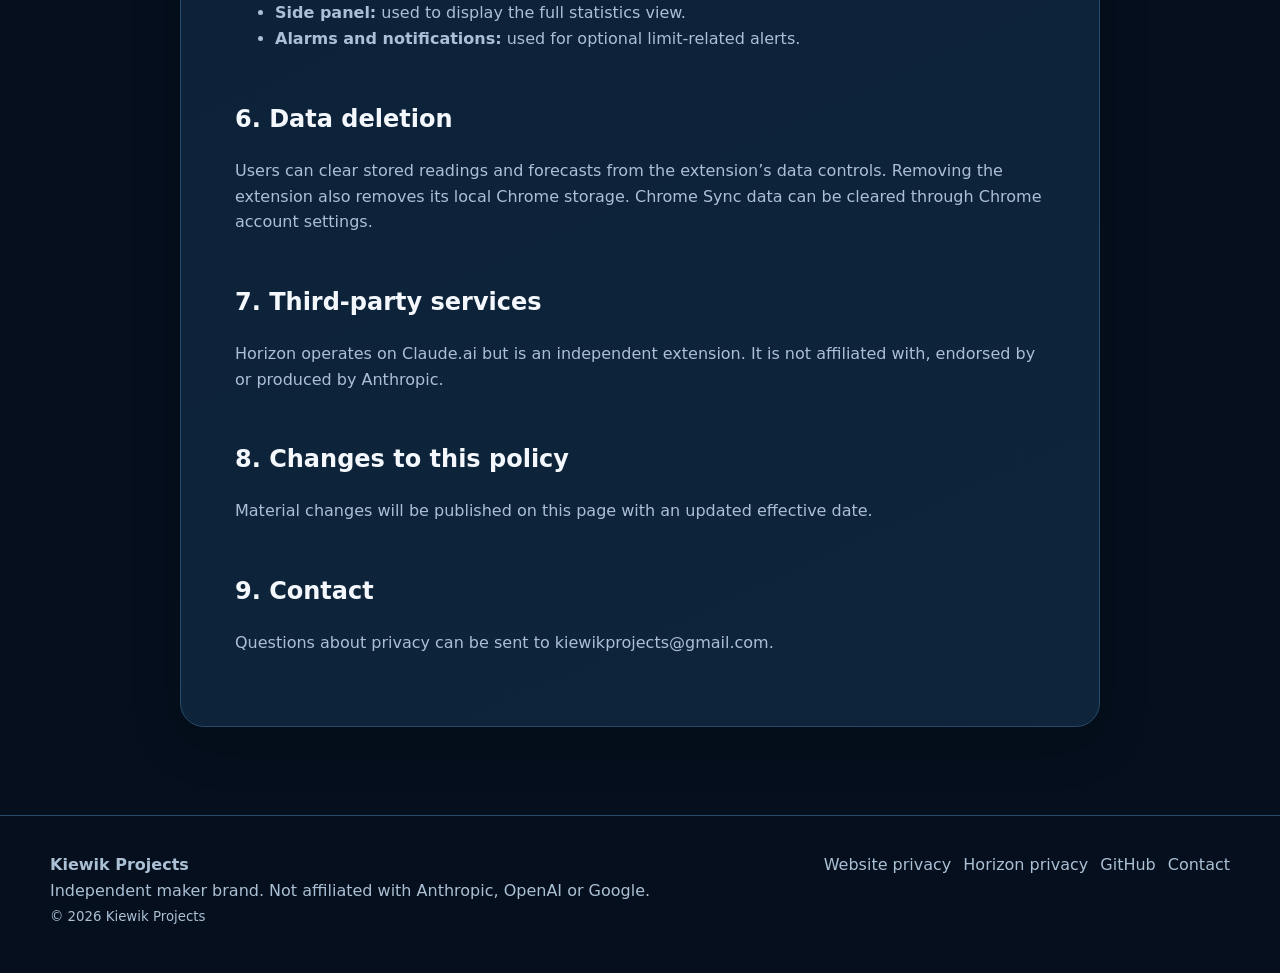
<file: horizon-ai/privacy/index.html>
<!doctype html><html lang="en"><head><meta charset="utf-8"><meta name="viewport" content="width=device-width,initial-scale=1"><meta name="theme-color" content="#071526"><link rel="icon" href="../../favicon.ico"><link rel="manifest" href="../../site.webmanifest"><link rel="stylesheet" href="../../assets/css/styles.css"><script defer src="../../assets/js/site-config.js"></script><script defer src="../../assets/js/main.js"></script><title>Horizon for Claude Privacy Policy | Kiewik Projects</title><meta name="description" content="Privacy policy for Horizon for Claude by Kiewik Projects."><link rel="canonical" href="https://kiewik.github.io/kiewik-projects/horizon-for-claude/privacy/"></head><body><a class="skip-link" href="#main">Skip to content</a><header class="site-header"><div class="wrap nav"><a class="brand" href="../../index.html"><img src="../../assets/img/brand/kiewik-projects-avatar-192.png" alt="" width="46" height="46"><span>Kiewik Projects</span></a><nav class="nav-links" aria-label="Primary"><a href="../../index.html" data-i18n="nav_home">Home</a><a href="../../index.html#horizon" data-i18n="nav_horizon">Horizon</a><a href="../../index.html#projects" data-i18n="nav_projects">Projects</a><a href="../../index.html#about" data-i18n="nav_about">About</a><a href="../../index.html#support" data-i18n="nav_support">Support</a></nav><div class="nav-actions"><button class="icon-btn" type="button" data-lang-toggle aria-label="Przełącz język">PL</button><button class="icon-btn" type="button" data-theme-toggle aria-label="Use light theme">◐</button><button class="icon-btn menu-btn" type="button" data-menu aria-expanded="false" aria-label="Open menu">☰</button></div></div></header><main id="main" class="privacy-main"><article class="wrap privacy-card"><div class="eyebrow">Kiewik Projects</div><h1>Horizon for Claude Privacy Policy</h1><p>Effective date: 23 July 2026</p><p class="notice">This legacy address is retained for compatibility with earlier Chrome Web Store listings. The current canonical address is <a href="https://kiewik.github.io/kiewik-projects/horizon-for-claude/privacy/">https://kiewik.github.io/kiewik-projects/horizon-for-claude/privacy/</a>.</p><div class="notice"><strong>Summary:</strong> Horizon does not read prompts or conversation content, does not use advertising or analytics telemetry, and does not sell user data.</div><h2>1. Scope</h2><p>This policy applies to the Horizon for Claude Chrome extension developed by Kiewik Projects.</p><h2>2. Data the extension handles</h2><p>Horizon reads only the usage-limit information made available in the Claude.ai interface that is necessary to provide the extension’s core features, such as current 5-hour and weekly usage, reset timing and related status indicators.</p><p>Horizon does <strong>not</strong> read, collect or store conversation messages, prompts, files attached to conversations or the generated response content.</p><h2>3. Local storage and Chrome Sync</h2><ul><li>Usage readings, local history and forecasts are stored locally in Chrome on the user’s device.</li><li>Display preferences and selected settings may be stored using Chrome Sync so they can follow the user across signed-in Chrome browsers.</li><li>A local installation loaded as an unpacked extension has a separate storage space from the Chrome Web Store installation.</li></ul><h2>4. External transmission</h2><p>Horizon does not send usage readings, history, forecasts or conversation content to Kiewik Projects or to external analytics services. The extension includes no advertising telemetry.</p><h2>5. Permissions</h2><ul><li><strong>Host access / scripting:</strong> used only to display and update Horizon on Claude.ai.</li><li><strong>Storage:</strong> used for local history, forecasts and settings.</li><li><strong>Side panel:</strong> used to display the full statistics view.</li><li><strong>Alarms and notifications:</strong> used for optional limit-related alerts.</li></ul><h2>6. Data deletion</h2><p>Users can clear stored readings and forecasts from the extension’s data controls. Removing the extension also removes its local Chrome storage. Chrome Sync data can be cleared through Chrome account settings.</p><h2>7. Third-party services</h2><p>Horizon operates on Claude.ai but is an independent extension. It is not affiliated with, endorsed by or produced by Anthropic.</p><h2>8. Changes to this policy</h2><p>Material changes will be published on this page with an updated effective date.</p><h2>9. Contact</h2><p>Questions about privacy can be sent to <a href="mailto:kiewikprojects@gmail.com">kiewikprojects@gmail.com</a>.</p></article></main><footer class="footer"><div class="wrap footer-grid"><div><strong>Kiewik Projects</strong><div data-i18n="footer_note">Independent maker brand. Not affiliated with Anthropic, OpenAI or Google.</div><small>© 2026 Kiewik Projects</small></div><div class="footer-links"><a href="../../privacy/" data-i18n="footer_privacy">Website privacy</a><a href="../../horizon-for-claude/privacy/" data-i18n="footer_hprivacy">Horizon privacy</a><a data-config-link="github" target="_blank" rel="noopener">GitHub</a><a data-config-link="email" data-i18n="footer_contact">Contact</a></div></div></footer></body></html>
</file>
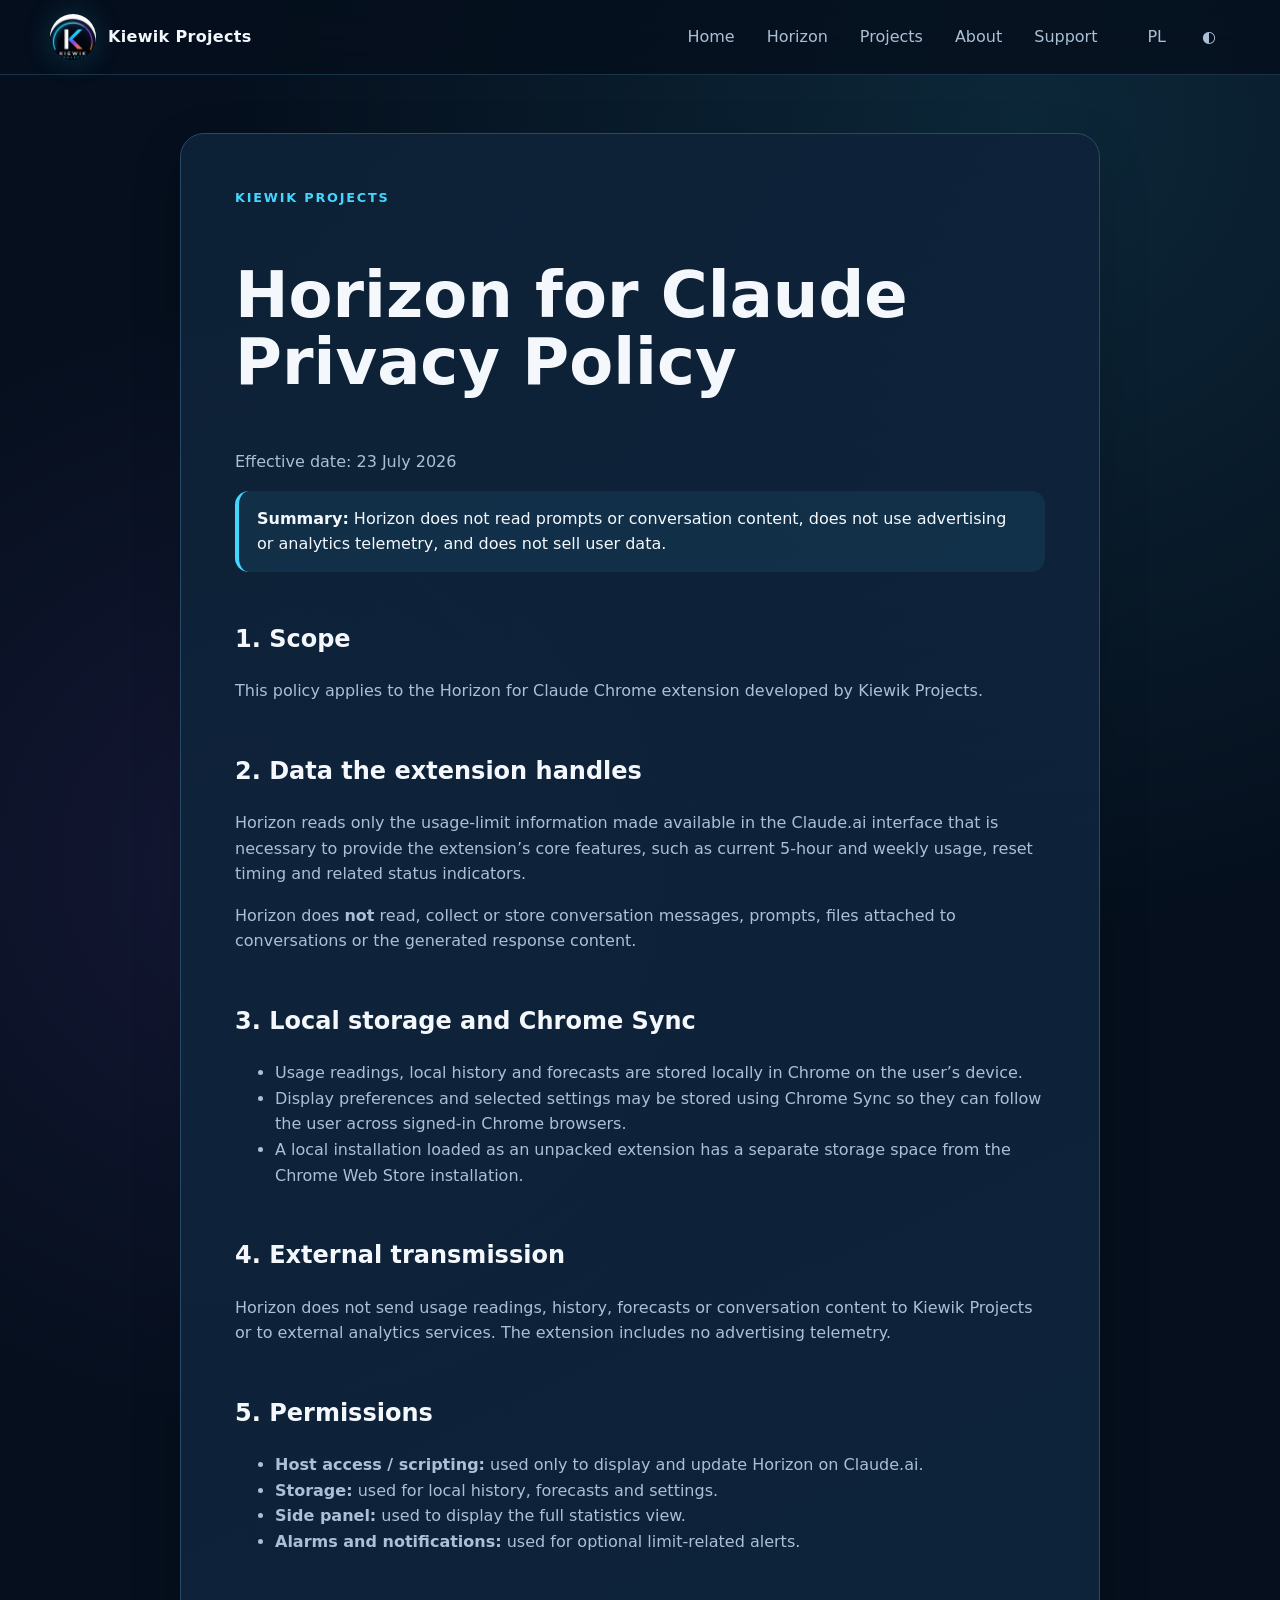
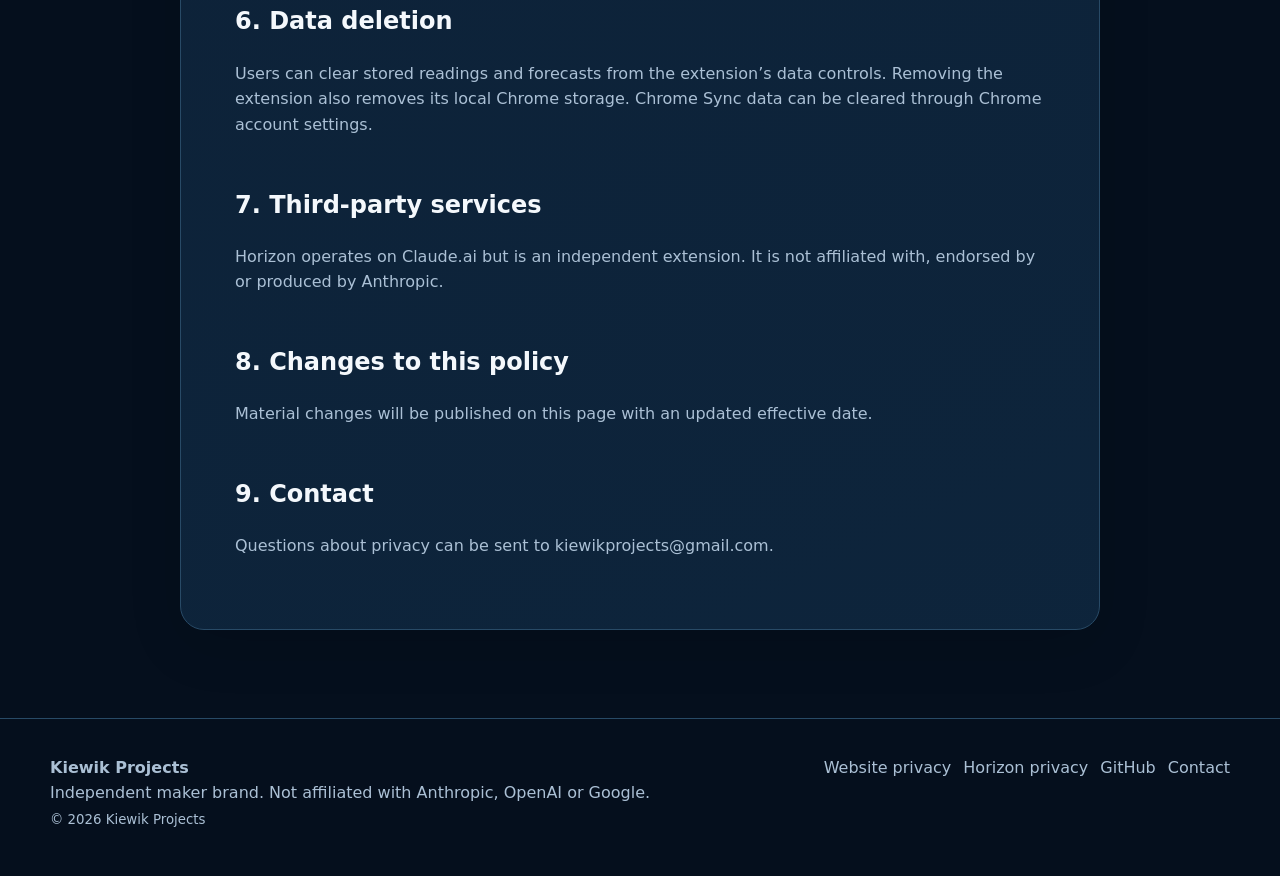
<file: horizon-for-claude/privacy/index.html>
<!doctype html><html lang="en"><head><meta charset="utf-8"><meta name="viewport" content="width=device-width,initial-scale=1"><meta name="theme-color" content="#071526"><link rel="icon" href="../../favicon.ico"><link rel="manifest" href="../../site.webmanifest"><link rel="stylesheet" href="../../assets/css/styles.css"><script defer src="../../assets/js/site-config.js"></script><script defer src="../../assets/js/main.js"></script><title>Horizon for Claude Privacy Policy | Kiewik Projects</title><meta name="description" content="Privacy policy for Horizon for Claude by Kiewik Projects."><link rel="canonical" href="https://kiewik.github.io/kiewik-projects/horizon-for-claude/privacy/"></head><body><a class="skip-link" href="#main">Skip to content</a><header class="site-header"><div class="wrap nav"><a class="brand" href="../../index.html"><img src="../../assets/img/brand/kiewik-projects-avatar-192.png" alt="" width="46" height="46"><span>Kiewik Projects</span></a><nav class="nav-links" aria-label="Primary"><a href="../../index.html" data-i18n="nav_home">Home</a><a href="../../index.html#horizon" data-i18n="nav_horizon">Horizon</a><a href="../../index.html#projects" data-i18n="nav_projects">Projects</a><a href="../../index.html#about" data-i18n="nav_about">About</a><a href="../../index.html#support" data-i18n="nav_support">Support</a></nav><div class="nav-actions"><button class="icon-btn" type="button" data-lang-toggle aria-label="Przełącz język">PL</button><button class="icon-btn" type="button" data-theme-toggle aria-label="Use light theme">◐</button><button class="icon-btn menu-btn" type="button" data-menu aria-expanded="false" aria-label="Open menu">☰</button></div></div></header><main id="main" class="privacy-main"><article class="wrap privacy-card"><div class="eyebrow">Kiewik Projects</div><h1>Horizon for Claude Privacy Policy</h1><p>Effective date: 23 July 2026</p><div class="notice"><strong>Summary:</strong> Horizon does not read prompts or conversation content, does not use advertising or analytics telemetry, and does not sell user data.</div><h2>1. Scope</h2><p>This policy applies to the Horizon for Claude Chrome extension developed by Kiewik Projects.</p><h2>2. Data the extension handles</h2><p>Horizon reads only the usage-limit information made available in the Claude.ai interface that is necessary to provide the extension’s core features, such as current 5-hour and weekly usage, reset timing and related status indicators.</p><p>Horizon does <strong>not</strong> read, collect or store conversation messages, prompts, files attached to conversations or the generated response content.</p><h2>3. Local storage and Chrome Sync</h2><ul><li>Usage readings, local history and forecasts are stored locally in Chrome on the user’s device.</li><li>Display preferences and selected settings may be stored using Chrome Sync so they can follow the user across signed-in Chrome browsers.</li><li>A local installation loaded as an unpacked extension has a separate storage space from the Chrome Web Store installation.</li></ul><h2>4. External transmission</h2><p>Horizon does not send usage readings, history, forecasts or conversation content to Kiewik Projects or to external analytics services. The extension includes no advertising telemetry.</p><h2>5. Permissions</h2><ul><li><strong>Host access / scripting:</strong> used only to display and update Horizon on Claude.ai.</li><li><strong>Storage:</strong> used for local history, forecasts and settings.</li><li><strong>Side panel:</strong> used to display the full statistics view.</li><li><strong>Alarms and notifications:</strong> used for optional limit-related alerts.</li></ul><h2>6. Data deletion</h2><p>Users can clear stored readings and forecasts from the extension’s data controls. Removing the extension also removes its local Chrome storage. Chrome Sync data can be cleared through Chrome account settings.</p><h2>7. Third-party services</h2><p>Horizon operates on Claude.ai but is an independent extension. It is not affiliated with, endorsed by or produced by Anthropic.</p><h2>8. Changes to this policy</h2><p>Material changes will be published on this page with an updated effective date.</p><h2>9. Contact</h2><p>Questions about privacy can be sent to <a href="mailto:kiewikprojects@gmail.com">kiewikprojects@gmail.com</a>.</p></article></main><footer class="footer"><div class="wrap footer-grid"><div><strong>Kiewik Projects</strong><div data-i18n="footer_note">Independent maker brand. Not affiliated with Anthropic, OpenAI or Google.</div><small>© 2026 Kiewik Projects</small></div><div class="footer-links"><a href="../../privacy/" data-i18n="footer_privacy">Website privacy</a><a href="../../horizon-for-claude/privacy/" data-i18n="footer_hprivacy">Horizon privacy</a><a data-config-link="github" target="_blank" rel="noopener">GitHub</a><a data-config-link="email" data-i18n="footer_contact">Contact</a></div></div></footer></body></html>
</file>
<file: assets/css/styles.css>
/* Kiewik Projects Website 2.0 */
:root{
  color-scheme:dark;
  --bg:#050f1d;--bg-2:#081a2b;--surface:#0d2137;--surface-2:#102b45;
  --text:#f4f8fc;--muted:#abc0d5;--line:#284a66;--cyan:#43d7ff;--blue:#5d8cff;
  --violet:#9d61ff;--orange:#ff9138;--green:#4ee0a5;--danger:#ff647c;
  --shadow:0 24px 72px rgba(0,0,0,.35);--radius:24px;--max:1180px;
}
:root[data-theme="light"]{color-scheme:light;--bg:#f7fbff;--bg-2:#eef6fc;--surface:#fff;--surface-2:#edf7ff;--text:#10243a;--muted:#536b82;--line:#c8ddeb;--shadow:0 24px 72px rgba(28,65,94,.14)}
*{box-sizing:border-box}html{scroll-behavior:smooth}body{margin:0;background:radial-gradient(circle at 80% 5%,rgba(67,215,255,.12),transparent 32%),radial-gradient(circle at 20% 35%,rgba(157,97,255,.1),transparent 30%),var(--bg);color:var(--text);font:16px/1.6 Inter,ui-sans-serif,system-ui,-apple-system,BlinkMacSystemFont,"Segoe UI",sans-serif;overflow-x:hidden}
a{color:inherit;text-decoration:none}img{max-width:100%;height:auto;display:block}button{font:inherit}.skip-link{position:absolute;left:-999px;top:0}.skip-link:focus{left:16px;top:16px;background:var(--surface);padding:10px 14px;z-index:999;border-radius:10px}.wrap{width:min(calc(100% - 36px),var(--max));margin-inline:auto}.site-header{position:sticky;top:0;z-index:50;background:color-mix(in srgb,var(--bg) 82%,transparent);backdrop-filter:blur(18px);border-bottom:1px solid color-mix(in srgb,var(--line) 60%,transparent)}.nav{min-height:74px;display:flex;align-items:center;gap:22px}.brand{display:flex;align-items:center;gap:12px;font-weight:800;letter-spacing:.02em}.brand img{width:46px;height:46px;border-radius:50%;box-shadow:0 0 30px rgba(67,215,255,.18)}.brand span{white-space:nowrap}.nav-links{margin-left:auto;display:flex;align-items:center;gap:4px}.nav-links a,.icon-btn{padding:10px 13px;border-radius:12px;color:var(--muted);border:1px solid transparent;background:transparent;cursor:pointer}.nav-links a:hover,.nav-links a:focus-visible,.icon-btn:hover,.icon-btn:focus-visible{color:var(--text);background:var(--surface);border-color:var(--line)}.nav-actions{display:flex;gap:8px}.menu-btn{display:none}.hero{padding:78px 0 58px}.hero-grid{display:grid;grid-template-columns:1fr 1.08fr;gap:58px;align-items:center}.eyebrow{color:var(--cyan);font-weight:800;letter-spacing:.14em;text-transform:uppercase;font-size:.8rem}.hero h1{font-size:clamp(2.7rem,6vw,5.2rem);line-height:1.02;margin:.25em 0 .3em;letter-spacing:-.05em}.gradient-text{background:linear-gradient(90deg,var(--cyan),var(--violet),var(--orange));-webkit-background-clip:text;background-clip:text;color:transparent}.hero-copy{font-size:clamp(1.05rem,2vw,1.25rem);color:var(--muted);max-width:650px}.actions{display:flex;flex-wrap:wrap;gap:12px;margin-top:30px}.btn{display:inline-flex;align-items:center;justify-content:center;gap:9px;border:1px solid var(--line);padding:13px 18px;border-radius:14px;font-weight:760;transition:.2s ease;background:var(--surface);color:var(--text)}.btn:hover{transform:translateY(-2px);border-color:var(--cyan);box-shadow:0 12px 30px rgba(0,0,0,.18)}.btn-primary{background:linear-gradient(135deg,#1e8dff,#18bfe9);border-color:transparent;color:#fff}.btn-warm{background:linear-gradient(135deg,#ff7e41,#ffad34);border-color:transparent;color:#121924}.hero-media{position:relative}.hero-card{border:1px solid color-mix(in srgb,var(--cyan) 38%,var(--line));padding:10px;border-radius:28px;background:linear-gradient(160deg,rgba(18,52,82,.95),rgba(7,20,36,.94));box-shadow:var(--shadow);transform:perspective(1400px) rotateY(-4deg) rotateX(1deg)}.hero-card img{border-radius:20px}.float-badge{position:absolute;padding:10px 14px;border-radius:999px;background:var(--surface);border:1px solid var(--line);box-shadow:var(--shadow);font-weight:760}.badge-a{left:-24px;top:15%}.badge-b{right:-22px;bottom:10%}.trust{padding:14px 0 62px}.trust-list{display:grid;grid-template-columns:repeat(5,1fr);border:1px solid var(--line);border-radius:20px;background:color-mix(in srgb,var(--surface) 82%,transparent);overflow:hidden}.trust-item{padding:18px;text-align:center;font-size:.92rem;color:var(--muted);border-right:1px solid var(--line)}.trust-item:last-child{border-right:0}.trust-item strong{display:block;color:var(--text);font-size:1rem}.section{padding:82px 0}.section-alt{background:linear-gradient(180deg,transparent,color-mix(in srgb,var(--surface) 38%,transparent),transparent)}.section-head{max-width:760px;margin-bottom:34px}.section h2{font-size:clamp(2rem,4vw,3.3rem);letter-spacing:-.035em;line-height:1.1;margin:.25em 0}.section-lead{color:var(--muted);font-size:1.08rem}.product-shell{display:grid;grid-template-columns:1.05fr .95fr;gap:34px;align-items:start}.product-card,.feature-card,.project-card,.support-card,.privacy-card{border:1px solid var(--line);background:linear-gradient(155deg,color-mix(in srgb,var(--surface) 96%,transparent),color-mix(in srgb,var(--surface-2) 76%,transparent));border-radius:var(--radius);box-shadow:0 16px 54px rgba(0,0,0,.12)}.product-card{padding:26px}.product-title{display:flex;align-items:center;gap:16px}.product-title img{width:62px;height:62px;border-radius:16px}.status{display:inline-flex;align-items:center;gap:7px;padding:5px 10px;border-radius:999px;background:rgba(78,224,165,.12);color:var(--green);border:1px solid rgba(78,224,165,.35);font-size:.78rem;font-weight:800}.product-card p{color:var(--muted)}.feature-grid{display:grid;grid-template-columns:repeat(2,1fr);gap:14px}.feature-card{padding:20px}.feature-card h3{margin:.25em 0}.feature-card p{font-size:.92rem;margin:0;color:var(--muted)}.gallery{display:grid;grid-template-columns:1.25fr .75fr .75fr;grid-template-rows:repeat(2,1fr);gap:12px;margin-top:34px}.gallery button{border:1px solid var(--line);padding:0;background:var(--surface);border-radius:18px;overflow:hidden;cursor:zoom-in;position:relative}.gallery button:first-child{grid-row:span 2}.gallery img{width:100%;height:100%;object-fit:cover}.gallery button:hover img{transform:scale(1.025)}.gallery img{transition:.25s ease}.gallery-label{position:absolute;left:12px;bottom:12px;background:rgba(4,14,27,.84);color:#fff;padding:6px 10px;border-radius:9px;font-size:.8rem}.projects-grid{display:grid;grid-template-columns:repeat(3,1fr);gap:18px}.project-card{padding:25px;position:relative;overflow:hidden}.project-card:before{content:"";position:absolute;inset:-60% -50% auto;height:160px;background:radial-gradient(circle,var(--project-accent,rgba(67,215,255,.25)),transparent 68%)}.project-icon{width:56px;height:56px;border-radius:16px;display:grid;place-items:center;border:1px solid var(--line);background:var(--surface-2);font-size:1.7rem;position:relative}.project-card h3{font-size:1.35rem;margin:.85em 0 .2em}.project-card p{color:var(--muted)}.tag{display:inline-flex;padding:5px 9px;border:1px solid var(--line);border-radius:999px;color:var(--muted);font-size:.76rem}.brand-banner{border-radius:26px;border:1px solid var(--line);overflow:hidden;box-shadow:var(--shadow)}.support-grid{display:grid;grid-template-columns:1fr 1fr;gap:18px}.support-card{padding:26px}.support-card h3{margin-top:0}.support-card p{color:var(--muted)}.launch-box{display:grid;grid-template-columns:1fr auto;gap:30px;align-items:center;padding:30px;border:1px solid var(--line);border-radius:24px;background:linear-gradient(135deg,rgba(255,145,56,.11),rgba(157,97,255,.09),rgba(67,215,255,.08))}.footer{padding:36px 0 44px;border-top:1px solid var(--line);color:var(--muted)}.footer-grid{display:grid;grid-template-columns:1fr auto;gap:30px}.footer-links{display:flex;flex-wrap:wrap;gap:12px}.footer a:hover{color:var(--text)}.product-hero{padding:58px 0 32px}.product-hero-grid{display:grid;grid-template-columns:.8fr 1.2fr;gap:40px;align-items:center}.detail-list{display:grid;grid-template-columns:repeat(2,1fr);gap:14px;padding:0;list-style:none}.detail-list li{padding:14px;border:1px solid var(--line);border-radius:14px;background:var(--surface)}.privacy-main{padding:58px 0 88px}.privacy-card{padding:clamp(24px,5vw,54px);max-width:920px;margin:auto}.privacy-card h1{font-size:clamp(2.2rem,5vw,4rem);line-height:1.05}.privacy-card h2{margin-top:2em}.privacy-card p,.privacy-card li{color:var(--muted)}.notice{padding:15px 18px;border-radius:14px;border-left:4px solid var(--cyan);background:rgba(67,215,255,.08)}dialog{border:0;padding:0;background:transparent;max-width:min(95vw,1280px);width:100%}dialog::backdrop{background:rgba(1,7,14,.88);backdrop-filter:blur(10px)}.lightbox-inner{position:relative;background:var(--surface);border:1px solid var(--line);padding:12px;border-radius:22px;box-shadow:var(--shadow)}.lightbox-inner img{border-radius:14px;width:100%}.lightbox-close{position:absolute;right:22px;top:22px;width:42px;height:42px;border-radius:50%;border:1px solid var(--line);background:rgba(5,15,29,.82);color:#fff;cursor:pointer}.reveal{opacity:1;transform:none}.reveal.visible{opacity:1;transform:none}
@media(max-width:900px){.nav-links{display:none;position:absolute;top:74px;left:18px;right:18px;flex-direction:column;background:var(--surface);border:1px solid var(--line);border-radius:18px;padding:10px;box-shadow:var(--shadow)}.nav-links.open{display:flex}.nav-links a{width:100%}.menu-btn{display:inline-flex}.hero-grid,.product-shell,.product-hero-grid{grid-template-columns:1fr}.hero{padding-top:50px}.hero-media{max-width:720px}.trust-list{grid-template-columns:repeat(2,1fr)}.trust-item{border-bottom:1px solid var(--line)}.gallery{grid-template-columns:1fr 1fr;grid-template-rows:auto}.gallery button:first-child{grid-row:auto;grid-column:span 2}.projects-grid{grid-template-columns:1fr}.support-grid{grid-template-columns:1fr}.launch-box{grid-template-columns:1fr}.footer-grid{grid-template-columns:1fr}.badge-a{left:8px}.badge-b{right:8px}}
@media(max-width:600px){.wrap{width:min(calc(100% - 24px),var(--max))}.nav{gap:10px}.brand span{display:none}.hero-card{transform:none}.float-badge{font-size:.78rem}.trust-list{grid-template-columns:1fr}.trust-item{border-right:0}.feature-grid,.detail-list{grid-template-columns:1fr}.gallery{grid-template-columns:1fr}.gallery button:first-child{grid-column:auto}.actions .btn{width:100%}.section{padding:62px 0}.product-card{padding:20px}}
@media(prefers-reduced-motion:reduce){html{scroll-behavior:auto}*,*:before,*:after{animation:none!important;transition:none!important}.reveal{opacity:1;transform:none}}


/* Website 2.0.1 — bilingual, always-visible support methods */
.support-choice{max-width:760px;margin:18px 0 0;padding:12px 15px;border-left:3px solid var(--cyan);border-radius:0 12px 12px 0;background:rgba(67,215,255,.07);color:var(--muted)}
.support-grid-equal{align-items:stretch}.support-card{display:flex;flex-direction:column}.support-card .btn{margin-top:auto;align-self:flex-start}.support-platform{display:flex;align-items:center;gap:14px;margin-bottom:14px}.support-platform h3{margin:0}.support-meta{display:block;color:var(--muted);font-size:.82rem;margin-top:2px}.support-mark{width:48px;height:48px;flex:0 0 48px;border-radius:15px;display:grid;place-items:center;font-weight:900;font-size:1.22rem;border:1px solid var(--line);box-shadow:0 10px 26px rgba(0,0,0,.14)}.support-mark-suppi{color:#fff;background:linear-gradient(135deg,#ff7a2f,#ffb13b)}.support-mark-bmac{color:#101927;background:linear-gradient(135deg,#ffdd63,#ff9e32)}.support-points{display:flex;flex-wrap:wrap;gap:8px;list-style:none;padding:0;margin:2px 0 24px}.support-points li{padding:6px 10px;border:1px solid var(--line);border-radius:999px;color:var(--muted);font-size:.8rem;background:color-mix(in srgb,var(--surface-2) 74%,transparent)}.support-card-suppi{border-color:color-mix(in srgb,var(--orange) 45%,var(--line))}.support-card-bmac{border-color:color-mix(in srgb,#ffbf3d 38%,var(--line))}
</file>
